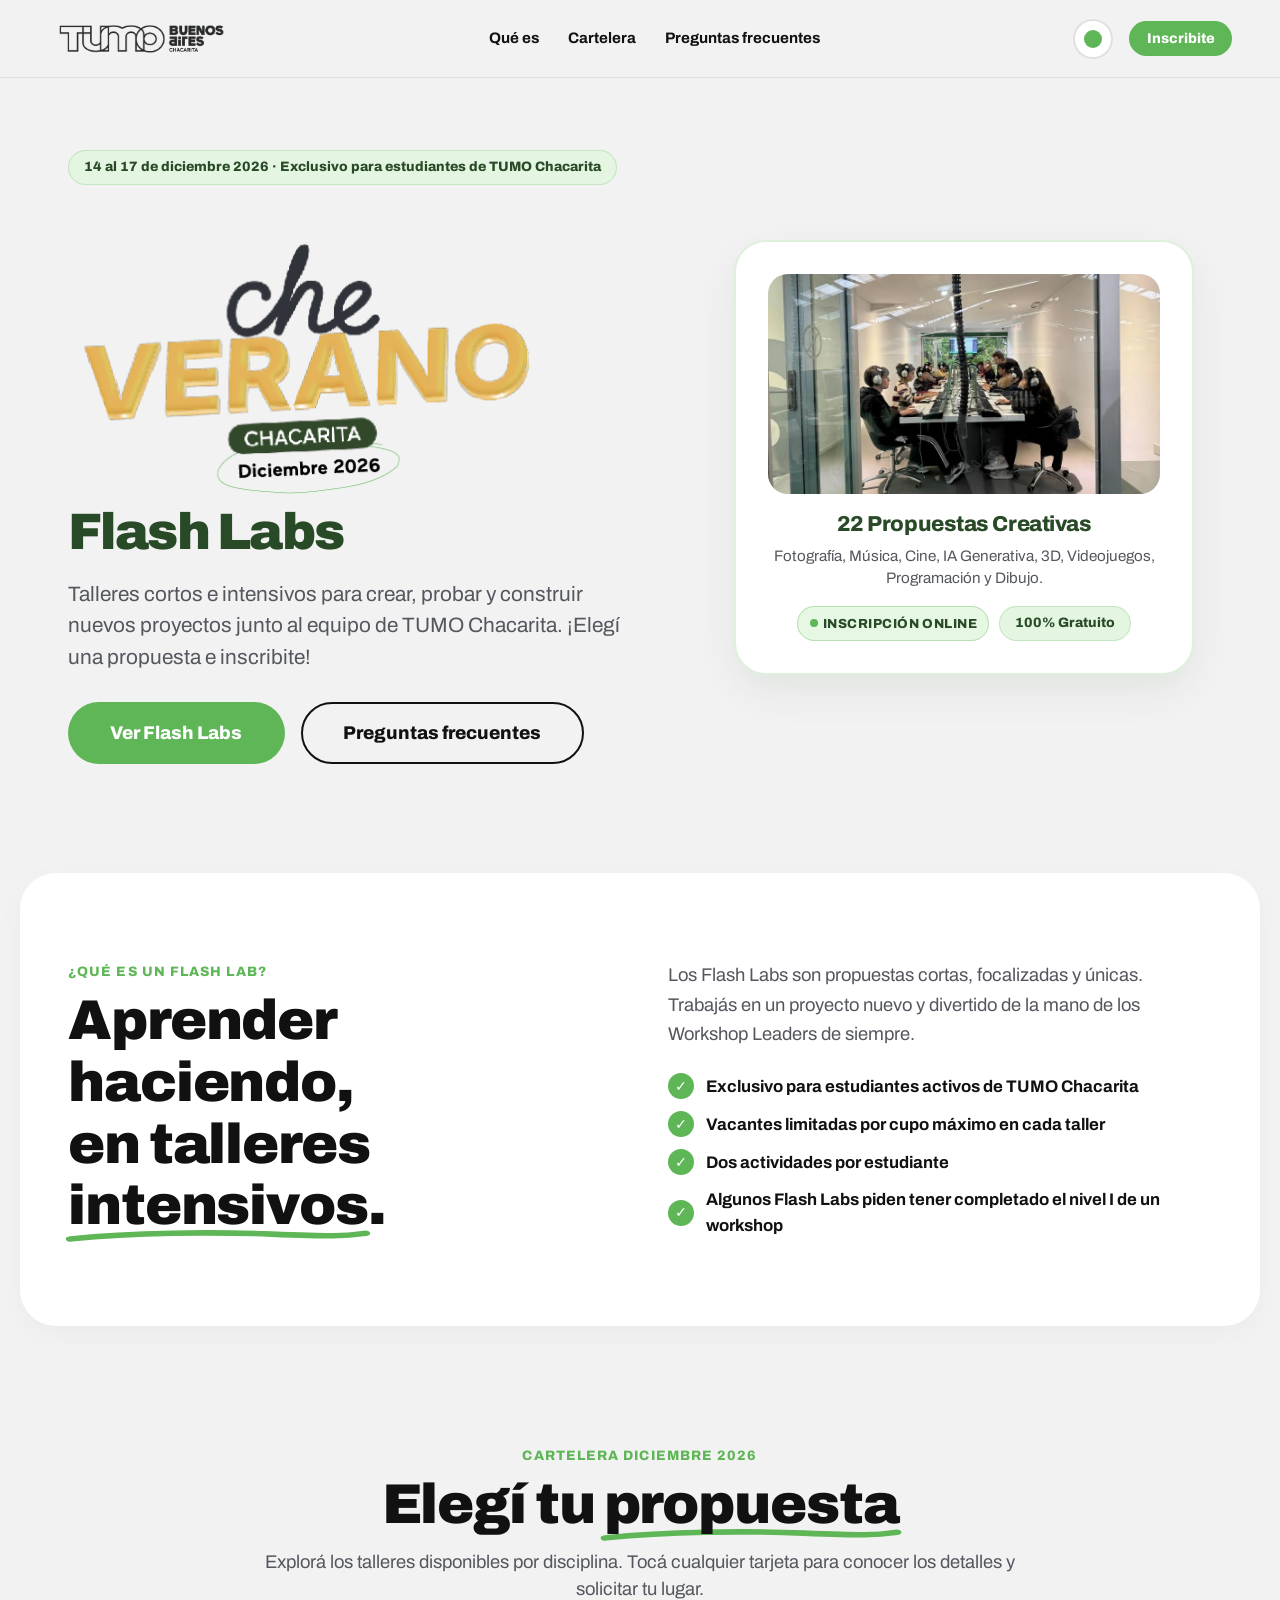
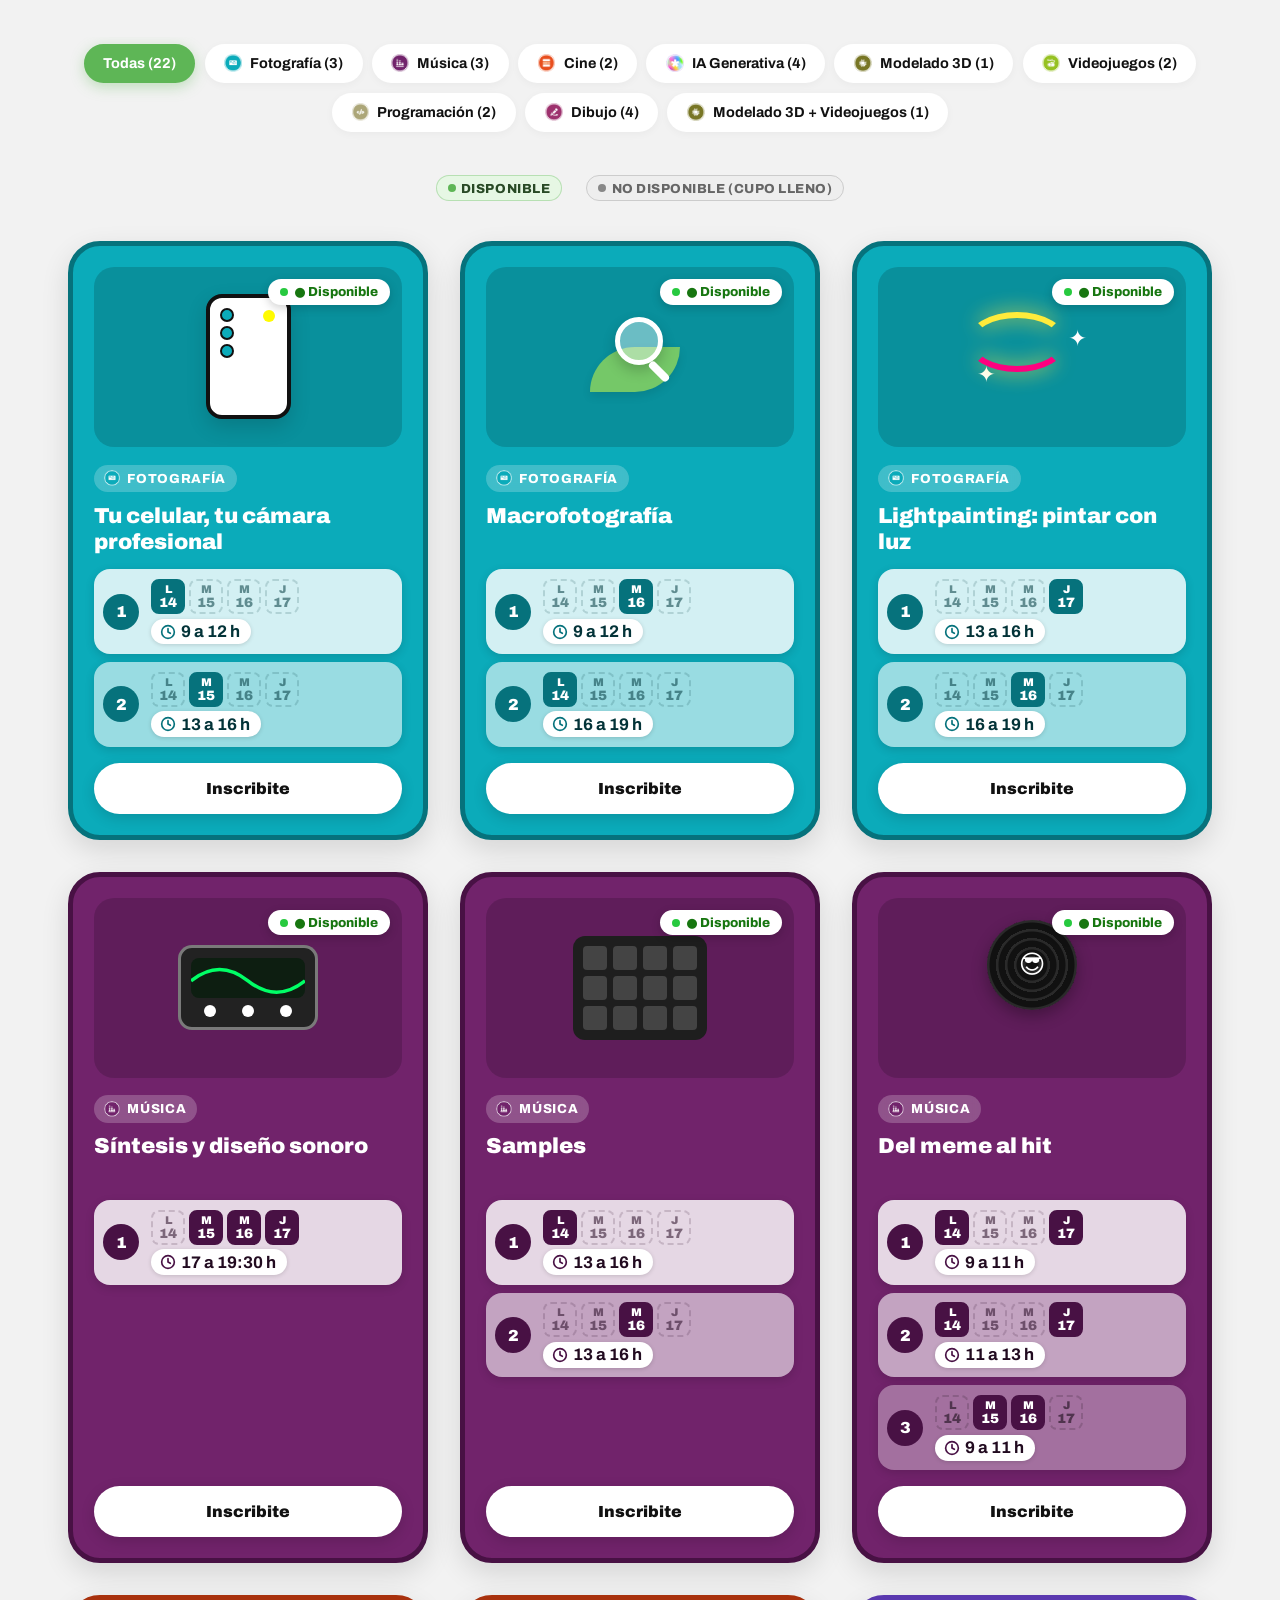
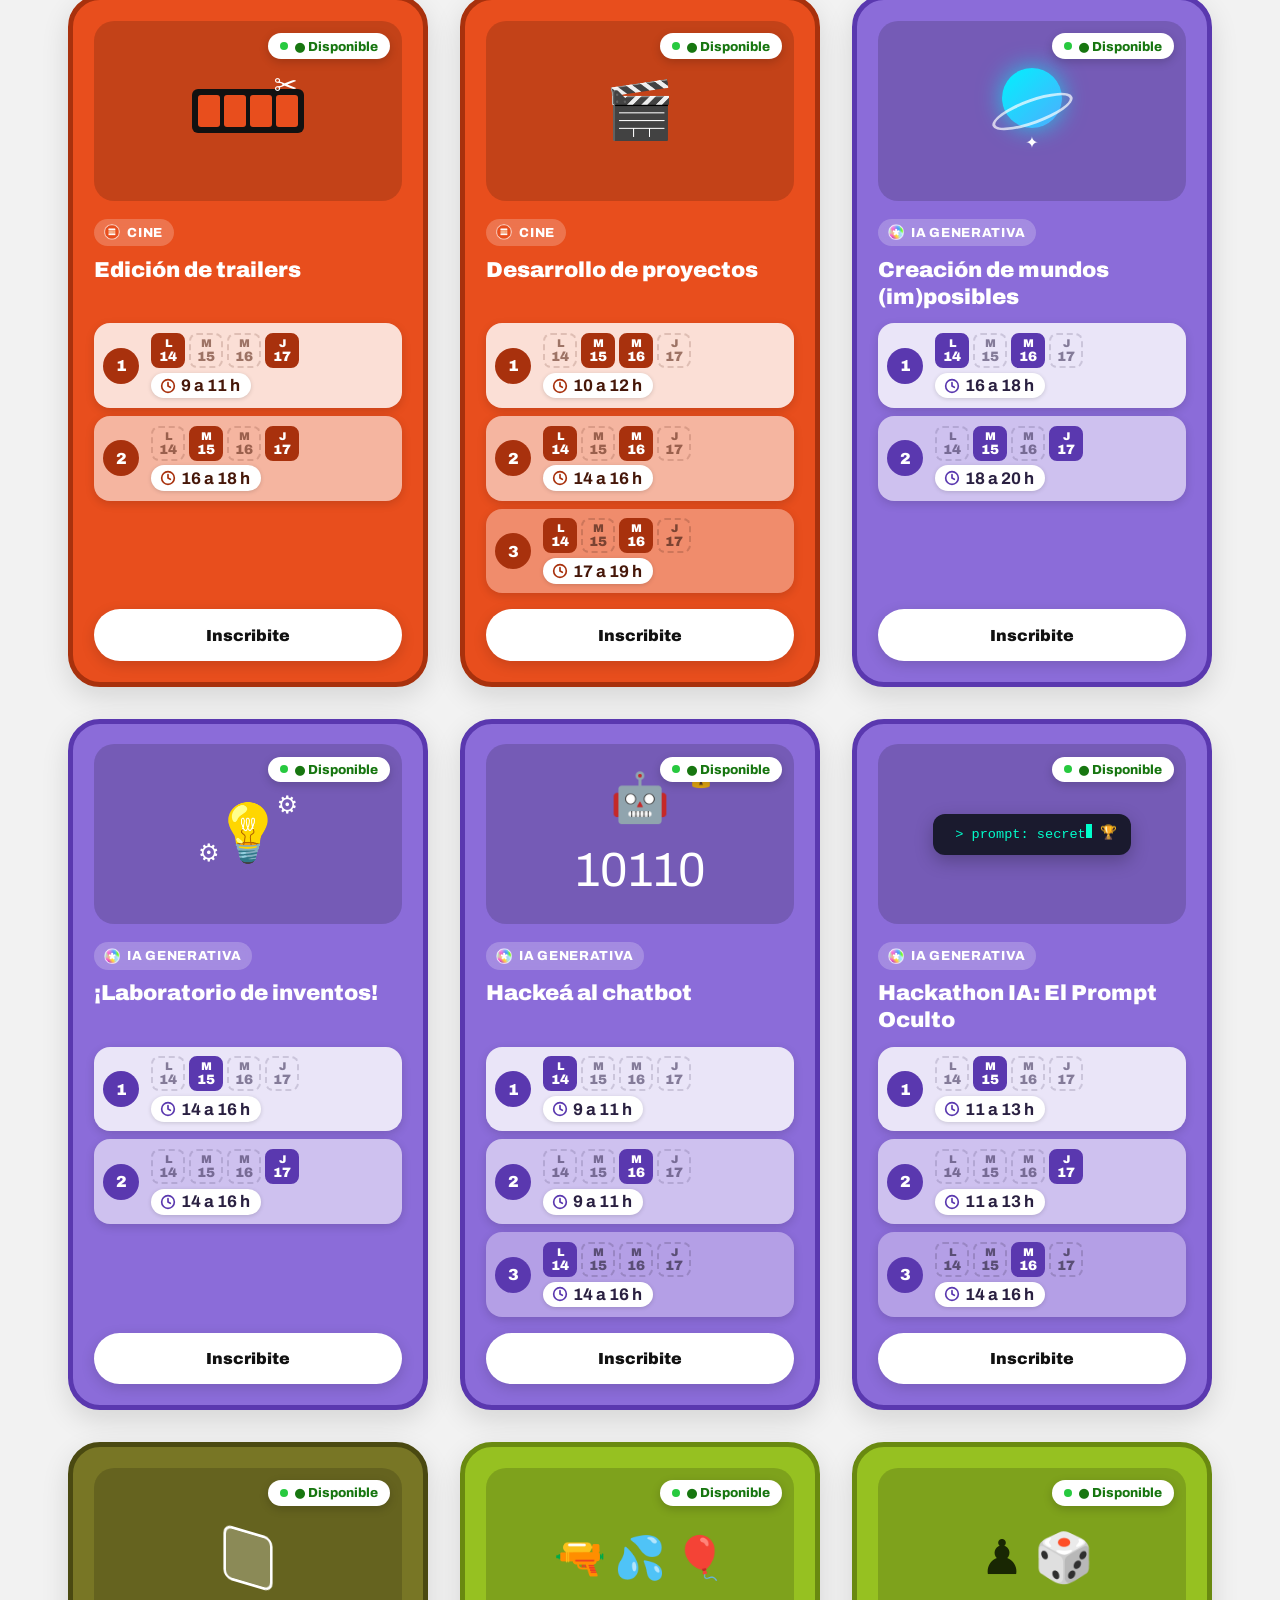
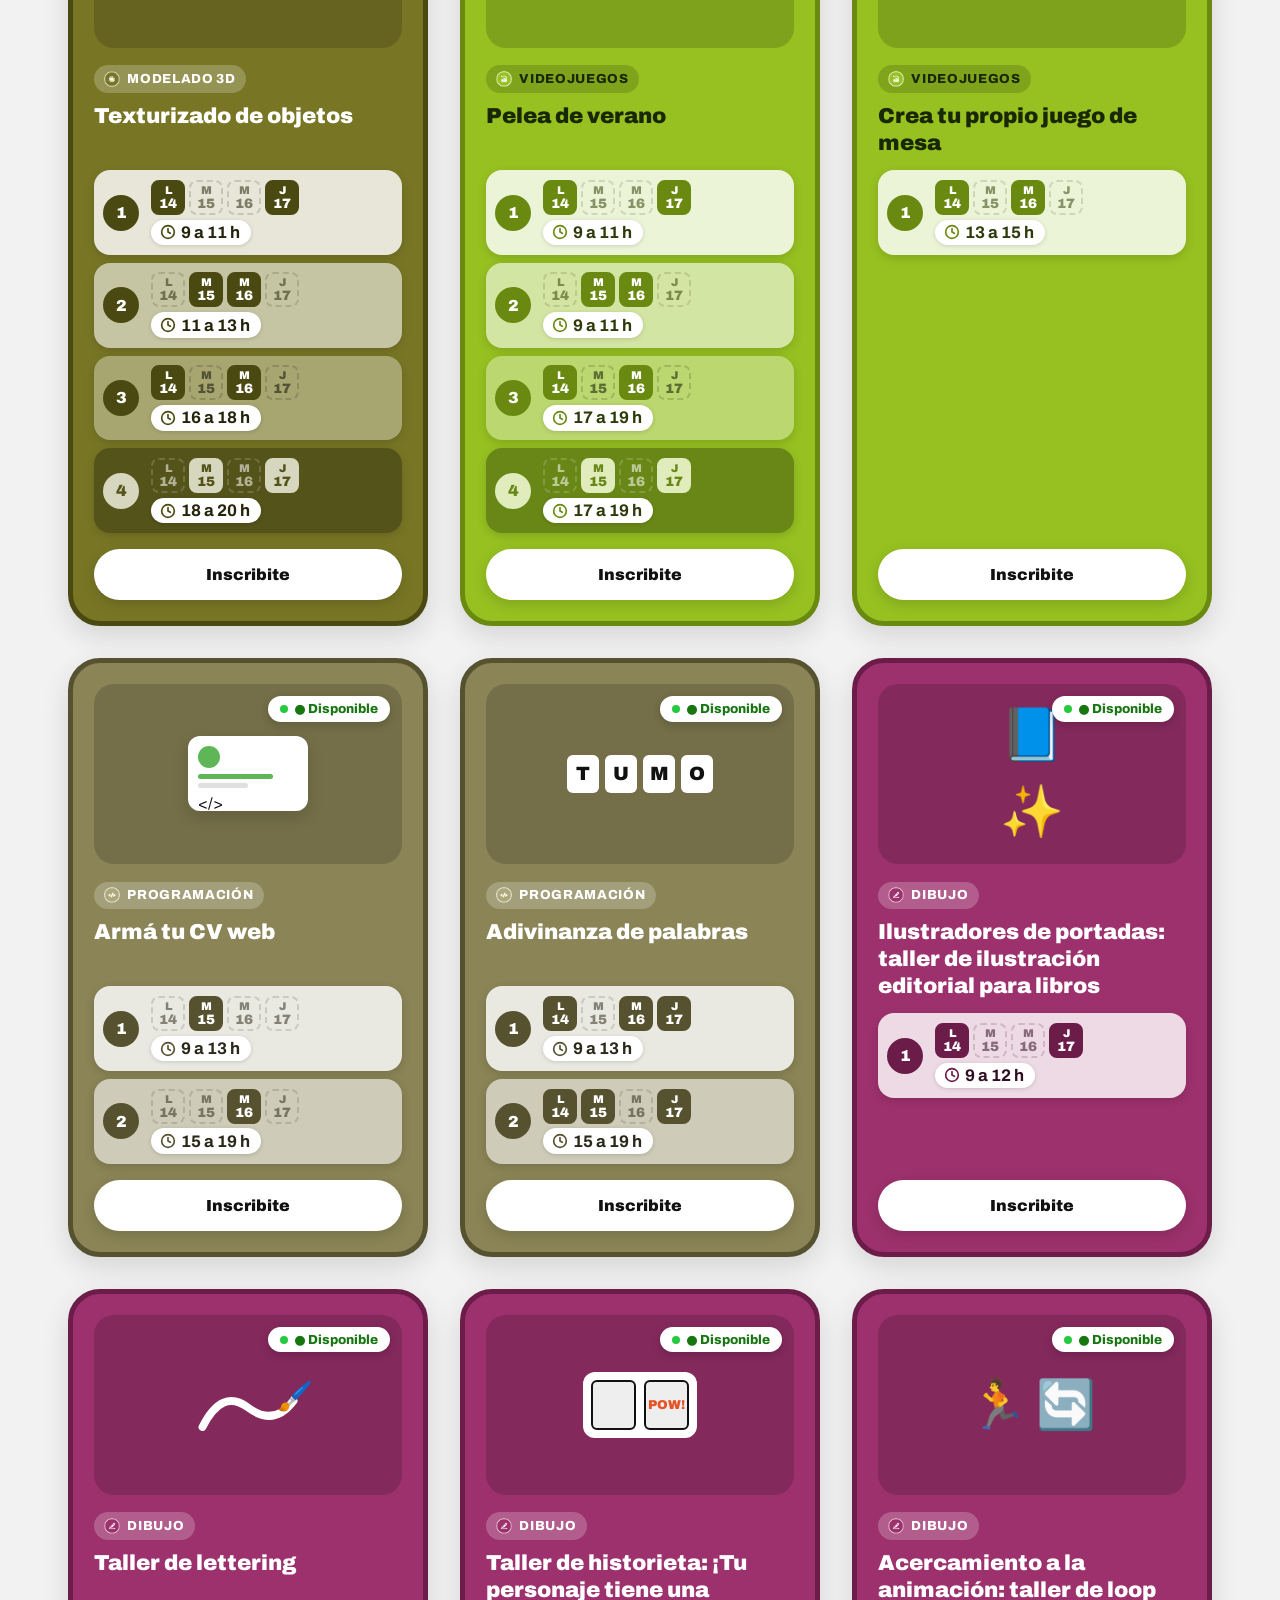
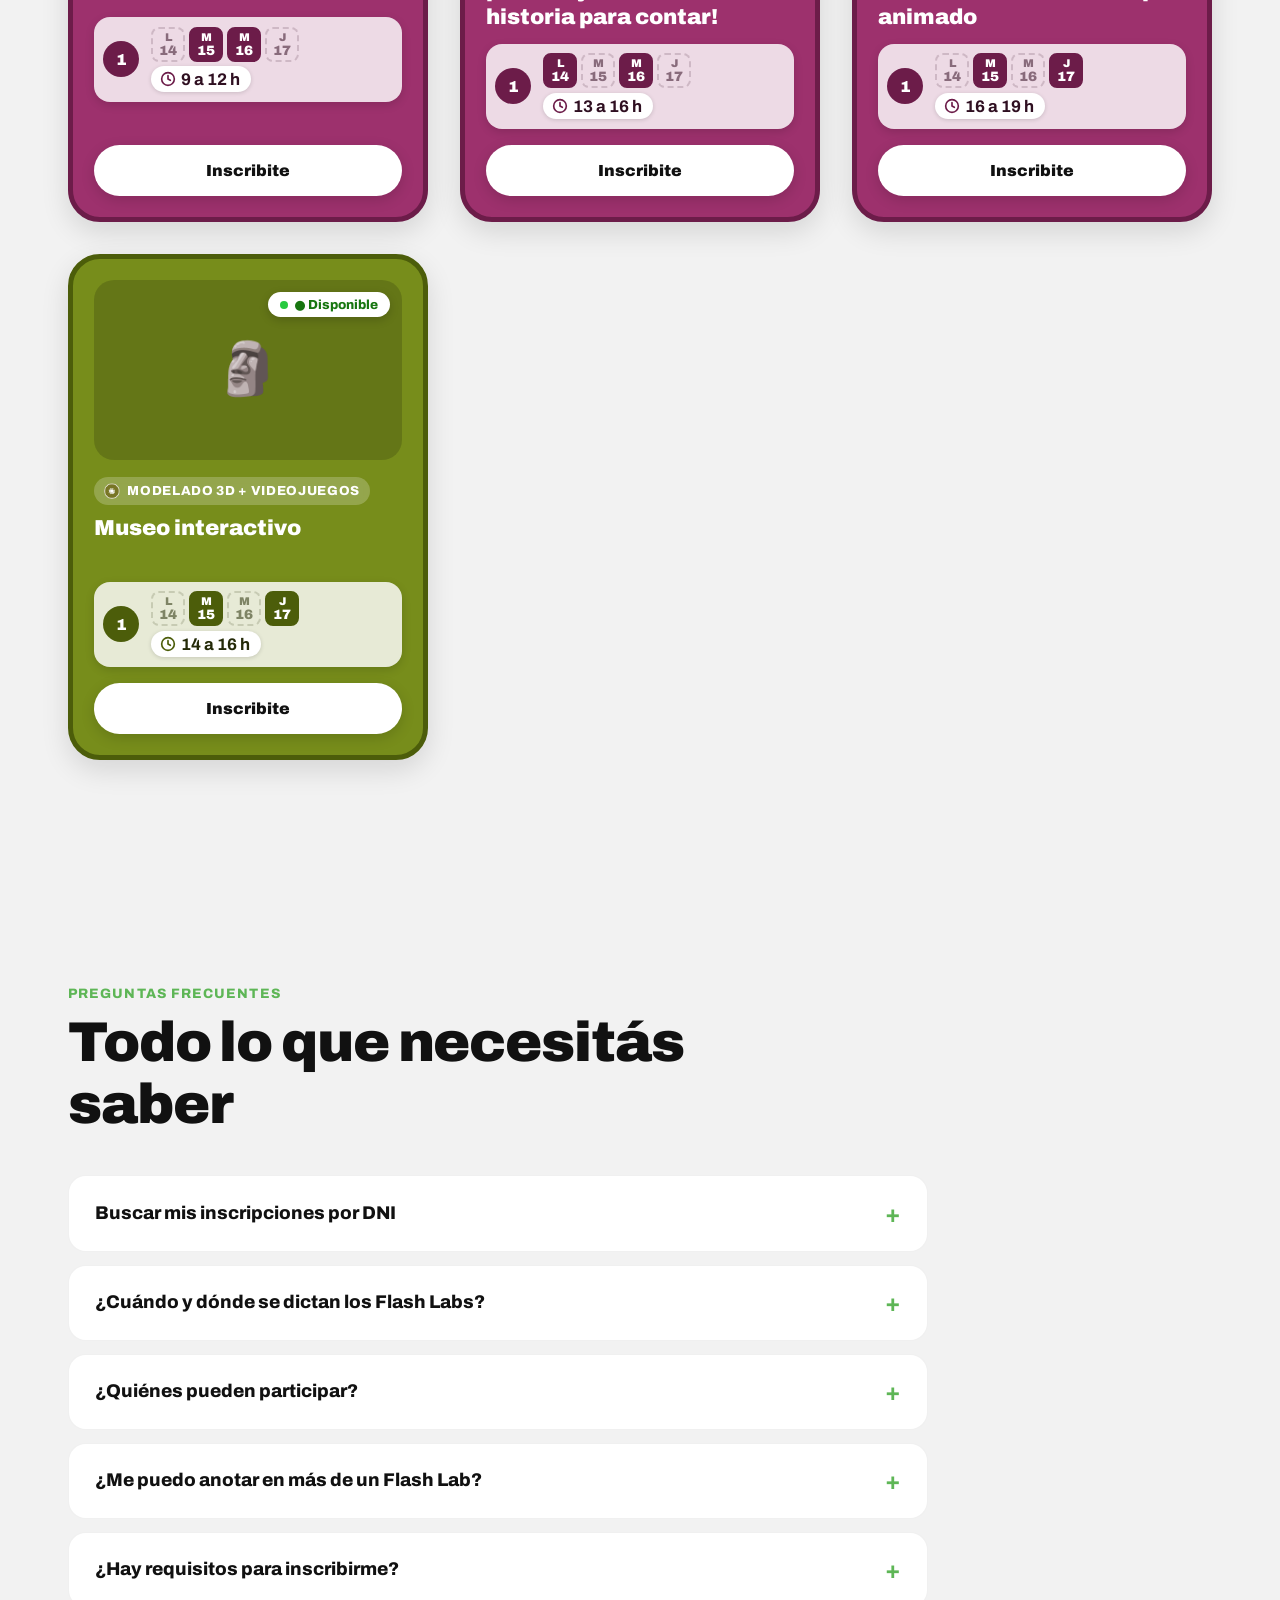
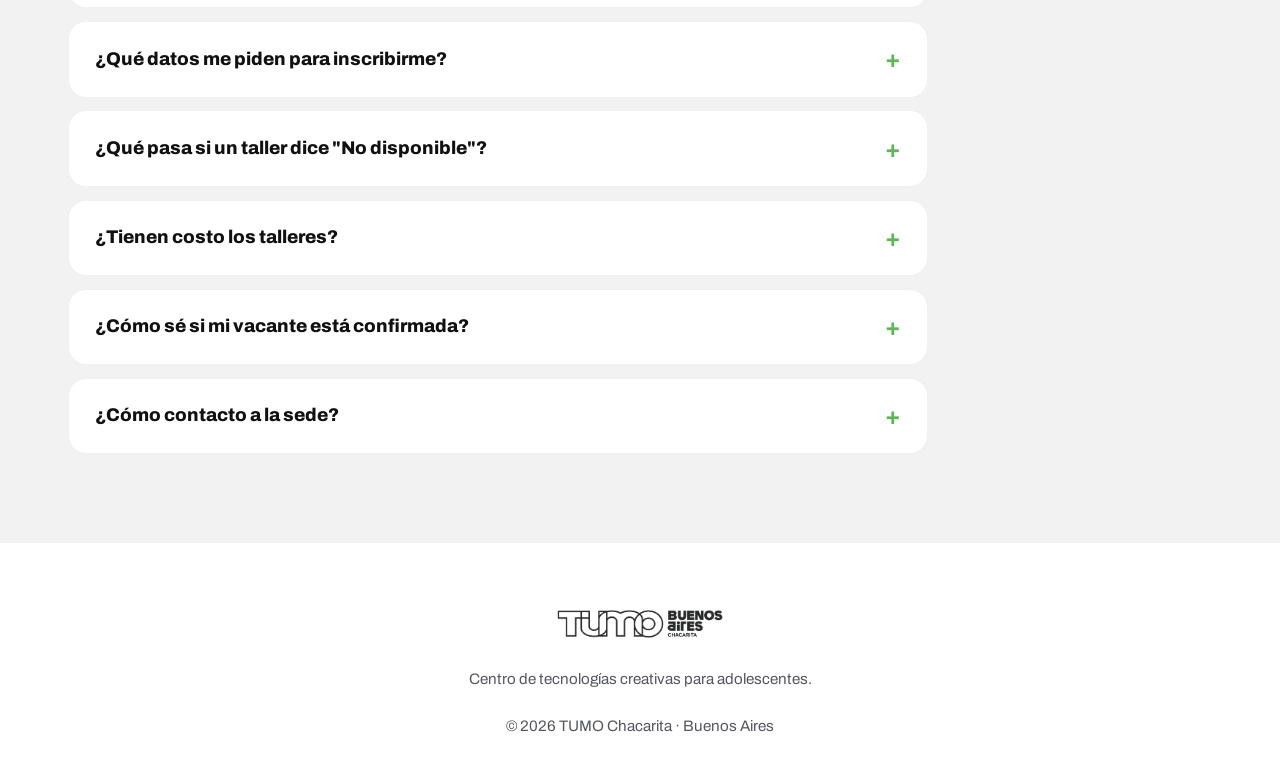
<file: index.html>
<!DOCTYPE html>
<html lang="es">
<head>
    <meta charset="UTF-8">
    <meta name="viewport" content="width=device-width, initial-scale=1.0">
    <title>Flash Labs Diciembre 2026 · TUMO Chacarita</title>
    <meta name="description" content="Flash Labs de diciembre en TUMO Chacarita: talleres cortos de tecnología y creatividad para adolescentes. Elegí tu propuesta e inscribite.">
    <link rel="preconnect" href="https://script.google.com">
    <link rel="preconnect" href="https://script.googleusercontent.com" crossorigin>
    <link rel="preconnect" href="https://fonts.googleapis.com">
    <link rel="preconnect" href="https://fonts.gstatic.com" crossorigin>
    <link href="https://fonts.googleapis.com/css2?family=Archivo:wght@400;500;700;800;900&display=swap" rel="stylesheet">
    <link rel="icon" href="favicon.svg" type="image/svg+xml">
    <link rel="stylesheet" href="style.css?v=20261126c">
    <script src="theme.js?v=20261126c"></script>
</head>
<body>

    <!-- NAVEGACIÓN -->
    <header class="nav">
        <a href="#top" class="nav__logo" aria-label="TUMO Chacarita">
            <img class="logo-img logo-img--dark" src="assets/TUMO_BuenosAires_Chacarita_Logo_Dark.png" alt="TUMO Chacarita">
            <img class="logo-img logo-img--light" src="assets/Chacarita_Logo_Light.png" alt="TUMO Chacarita">
        </a>
        <nav class="nav__links" aria-label="Secciones">
            <a href="#que-es">Qué es</a>
            <a href="#actividades">Cartelera</a>
            <a href="#faq">Preguntas frecuentes</a>
        </nav>
        <div class="nav__actions">
            <!-- Conmutador de Tema: Fondo claro ↔ Fondo Verde Chacarita -->
            <button type="button" class="theme-toggle" data-theme-toggle aria-pressed="false" aria-label="Cambiar a fondo verde Chacarita">
                <span class="theme-toggle__dot"></span>
            </button>
            <a href="#actividades" class="btn btn--green btn--sm">Inscribite</a>
        </div>
    </header>

    <main id="top">

        <!-- HERO -->
        <section class="hero">
            <div class="hero__text">
                <p class="tag">14 al 17 de diciembre 2026 · Exclusivo para estudiantes de TUMO Chacarita</p>
                <h1 class="hero__title">
                    <img class="hero__logo" src="assets/che_verano.png" alt="Che Diciembre · TUMO Chacarita">
                    <span class="hero__name">Flash Labs</span>
                </h1>
                <p class="hero__lead">
                    Talleres cortos e intensivos para crear, probar y construir nuevos proyectos junto al equipo de TUMO Chacarita. ¡Elegí una propuesta e inscribite!
                </p>
                <div class="hero__actions">
                    <a href="#actividades" class="btn btn--green btn--lg">Ver Flash Labs</a>
                    <a href="#faq" class="btn btn--ghost btn--lg">Preguntas frecuentes</a>
                </div>
            </div>

            <!-- Vista destacada en el Hero -->
            <div class="hero__art">
                <div class="hero__card-preview">
                    <div class="hero__preview-art hero__preview-art--photo">
                        <img src="img/propuestas-creativas.webp" width="870" height="580"
                             alt="Estudiantes con auriculares trabajando en computadoras con teclados MIDI en un aula de TUMO Chacarita"
                             fetchpriority="high" decoding="async">
                    </div>
                    <h3 class="hero__preview-title">22 Propuestas Creativas</h3>
                    <p style="color: var(--muted); font-size: 0.95rem; margin-bottom: 1rem;">
                        Fotografía, Música, Cine, IA Generativa, 3D, Videojuegos, Programación y Dibujo.
                    </p>
                    <div class="hero__preview-pills">
                        <span class="state state--disponible">Inscripción Online</span>
                        <span class="tag" style="margin: 0;">100% Gratuito</span>
                    </div>
                </div>
            </div>
        </section>

        <!-- QUÉ ES UN FLASH LAB -->
        <section class="section section--light" id="que-es">
            <div class="split">
                <div>
                    <p class="kicker">¿Qué es un Flash Lab?</p>
                    <h2>Aprender haciendo,<br>en talleres <span class="mark-stroke">intensivos</span>.</h2>
                </div>
                <div class="split__body">
                    <p>
                        Los Flash Labs son propuestas cortas, focalizadas y únicas. Trabajás en un proyecto nuevo y divertido de la mano de los Workshop Leaders de siempre.
                    </p>
                    <ul class="checklist">
                        <li>Exclusivo para estudiantes activos de TUMO Chacarita</li>
                        <li>Vacantes limitadas por cupo máximo en cada taller</li>
                        <li><strong>Dos actividades por estudiante</strong></li>
                        <li>Algunos Flash Labs piden tener completado el nivel I de un workshop</li>
                    </ul>
                </div>
            </div>
        </section>

        <!-- CARTELERA DE ACTIVIDADES -->
        <section class="section" id="actividades">
            <div class="cartelera-header">
                <p class="kicker">Cartelera Diciembre 2026</p>
                <h2>Elegí tu <span class="mark-stroke">propuesta</span></h2>
                <p class="section__lead">
                    Explorá los talleres disponibles por disciplina. Tocá cualquier tarjeta para conocer los detalles y solicitar tu lugar.
                </p>
            </div>

            <!-- Filtros interactivos por disciplina -->
            <div class="filters-wrapper">
                <div class="filters" data-filters></div>
            </div>

            <!-- Leyenda de Estados de Disponibilidad -->
            <ul class="legend" aria-label="Estados de vacantes">
                <li><span class="state state--disponible">Disponible</span></li>
                <li><span class="state state--no-disponible">No disponible (Cupo lleno)</span></li>
            </ul>

            <!-- Contenedor dinámico de tarjetas -->
            <div class="cards" data-lab-cards aria-busy="true">
                <p class="cartelera-msg">Cargando propuestas de talleres…</p>
            </div>
        </section>

        <!-- PREGUNTAS FRECUENTES -->
        <section class="section" id="faq">
            <div class="cartelera-header" style="text-align: left; margin: 0 0 2rem;">
                <p class="kicker">Preguntas frecuentes</p>
                <h2>Todo lo que necesitás saber</h2>
            </div>
            
            <div class="faq">
                <!-- Buscador por DNI -->
                <details class="faq__status" id="estado">
                    <summary>Buscar mis inscripciones por DNI</summary>
                    <div class="status">
                        <p>Ingresá tu DNI y el correo de TUMO que usaste al inscribirte:</p>
                        <form class="status__form" data-status-form>
                            <label class="sr-only" for="status-dni">DNI o documento</label>
                            <input id="status-dni" required autocapitalize="characters" placeholder="DNI del estudiante">
                            <label class="sr-only" for="status-correo">Correo de TUMO</label>
                            <input id="status-correo" type="email" required autocomplete="email" placeholder="estudiante@tumo.world">
                            <button type="submit" class="btn btn--green">Consultar</button>
                        </form>
                        <p class="status__result" data-status-result aria-live="polite"></p>
                    </div>
                </details>

                <details>
                    <summary>¿Cuándo y dónde se dictan los Flash Labs?</summary>
                    <p>Los Flash Labs se desarrollarán del lunes 14 al jueves 17 de diciembre de 2026 en la sede de TUMO Chacarita, Buenos Aires. Cada taller tiene una o más comisiones con sus días y horarios.</p>
                </details>

                <details>
                    <summary>¿Quiénes pueden participar?</summary>
                    <p>Cualquier estudiante activo de TUMO Chacarita. Algunos Flash Labs tienen requisitos: los explicamos más abajo.</p>
                </details>

                <details>
                    <summary>¿Me puedo anotar en más de un Flash Lab?</summary>
                    <p>Sí, podés inscribirte en hasta <strong>dos (2) Flash Labs distintos</strong>, siempre que no repitas el mismo taller. ¡Aprovechá para explorar diferentes disciplinas!</p>
                </details>

                <details>
                    <summary>¿Hay requisitos para inscribirme?</summary>
                    <p>Algunos Flash Labs piden tener completado el nivel I de un workshop (por ejemplo, Foto I o Música I). Lo vas a ver en el detalle de cada taller. Si no cumplís el requisito, el sistema no te deja inscribirte en ese taller.</p>
                </details>

                <details>
                    <summary>¿Qué datos me piden para inscribirme?</summary>
                    <p>Tu nombre y apellido, DNI y tu <strong>correo electrónico de TUMO (@tumo.world o @tumo.ar)</strong>.</p>
                </details>

                <details>
                    <summary>¿Qué pasa si un taller dice "No disponible"?</summary>
                    <p>Significa que el taller alcanzó el número máximo de participantes. Te recomendamos elegir otra de las opciones disponibles en la cartelera.</p>
                </details>

                <details>
                    <summary>¿Tienen costo los talleres?</summary>
                    <p>Ninguno. Todos los Flash Labs de TUMO Chacarita son totalmente gratuitos.</p>
                </details>

                <details>
                    <summary>¿Cómo sé si mi vacante está confirmada?</summary>
                    <p>El equipo de TUMO Chacarita enviará la confirmación por correo electrónico antes del inicio del taller.</p>
                </details>

                <details>
                    <summary>¿Cómo contacto a la sede?</summary>
                    <p>Podés escribirnos a <a href="mailto:familias.chacarita@tumo.ar" style="color: var(--green-primary); font-weight: 700;">familias.chacarita@tumo.ar</a> o preguntarle a tu coach.</p>
                </details>
            </div>
        </section>

    </main>

    <!-- MODAL NATIVO DE DETALLE DE TALLER (<dialog>) -->
    <dialog class="lab-panel" data-lab-panel aria-labelledby="lab-panel-title">
        <button class="lab-panel__close" data-lab-close aria-label="Cerrar">✕</button>
        <div class="lab-panel__main">
            <div class="card__media lab-panel__media">
                <div class="card__status-wrap" data-lab-status></div>
                <div class="lab-panel__art" data-lab-media></div>
            </div>
            <div class="card__discipline-badge" data-lab-badge></div>
            <h2 class="lab-panel__title" id="lab-panel-title" data-lab-title></h2>
            <p class="lab-panel__meta" data-lab-kicker></p>
            <p class="lab-panel__intro" data-lab-intro></p>
        </div>
        <div class="lab-panel__side">
            <div>
                <span class="lab-panel__label">Elegí tu comisión</span>
                <div class="card__coms" data-lab-sched></div>
            </div>
            <div class="lab-panel__req" data-lab-req>
                <span class="lab-panel__req-icon" aria-hidden="true" data-lab-req-icon></span>
                <div>
                    <span class="lab-panel__label">Requisitos</span>
                    <p data-lab-requisito></p>
                </div>
            </div>
            <a class="btn card__btn is-disabled" aria-disabled="true" data-lab-signup>Elegí una comisión para inscribirte</a>
        </div>
    </dialog>

    <!-- FOOTER -->
    <footer class="footer">
        <div class="footer__logo">
            <img class="logo-img logo-img--dark" src="assets/TUMO_BuenosAires_Chacarita_Logo_Dark.png" alt="TUMO Chacarita">
            <img class="logo-img logo-img--light" src="assets/Chacarita_Logo_Light.png" alt="TUMO Chacarita">
        </div>
        <p>Centro de tecnologías creativas para adolescentes.</p>
        <p class="footer__small">© 2026 TUMO Chacarita · Buenos Aires</p>
    </footer>

    <!-- SCRIPTS -->
    <script src="config.js?v=20261126c"></script>
    <script src="data_de_labs.js?v=20261126c"></script>
    <script src="script.js?v=20261126c"></script>

</body>
</html>
</file>
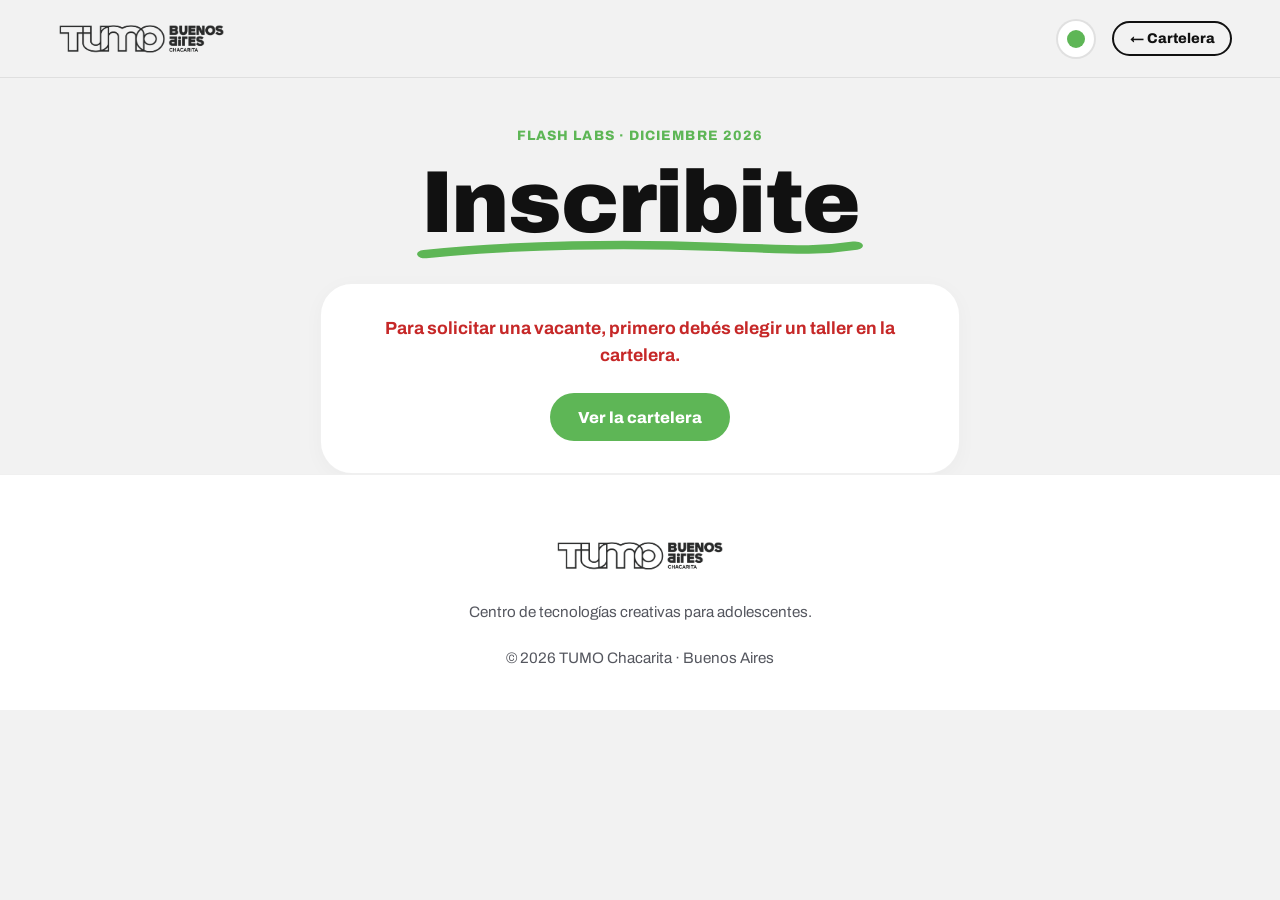
<file: inscripcion.html>
<!DOCTYPE html>
<html lang="es">
<head>
    <meta charset="UTF-8">
    <meta name="viewport" content="width=device-width, initial-scale=1.0">
    <title>Inscribite · Flash Labs TUMO Chacarita</title>
    <meta name="description" content="Formulario de inscripción para los Flash Labs de diciembre en TUMO Chacarita.">
    <link rel="preconnect" href="https://script.google.com">
    <link rel="preconnect" href="https://script.googleusercontent.com" crossorigin>
    <link rel="preconnect" href="https://fonts.googleapis.com">
    <link rel="preconnect" href="https://fonts.gstatic.com" crossorigin>
    <link href="https://fonts.googleapis.com/css2?family=Archivo:wght@400;500;700;800;900&display=swap" rel="stylesheet">
    <link rel="icon" href="favicon.svg" type="image/svg+xml">
    <link rel="stylesheet" href="style.css?v=20261126c">
    <script src="theme.js?v=20261126c"></script>
</head>
<body class="page-form">

    <!-- NAVEGACIÓN -->
    <header class="nav">
        <a href="index.html" class="nav__logo" aria-label="TUMO Chacarita — volver al inicio">
            <img class="logo-img logo-img--dark" src="assets/TUMO_BuenosAires_Chacarita_Logo_Dark.png" alt="TUMO Chacarita">
            <img class="logo-img logo-img--light" src="assets/Chacarita_Logo_Light.png" alt="TUMO Chacarita">
        </a>
        <div class="nav__actions">
            <button type="button" class="theme-toggle" data-theme-toggle aria-pressed="false" aria-label="Cambiar a fondo verde Chacarita">
                <span class="theme-toggle__dot"></span>
            </button>
            <a href="index.html#actividades" class="btn btn--ghost btn--sm">← Cartelera</a>
        </div>
    </header>

    <main>
        <!-- ENCABEZADO DE PÁGINA -->
        <section class="form-hero">
            <p class="kicker">Flash Labs · Diciembre 2026</p>
            <h1><span class="mark-stroke">Inscribite</span></h1>
        </section>

        <!-- VISTAS DE ESTADO: CARGANDO Y MENSAJES -->
        <section class="signup__block" data-view="loading" style="max-width: 640px; margin: 0 auto; text-align: center;">
            <p data-loading-text>Cargando información del taller…</p>
        </section>

        <section class="signup__block" data-view="message" hidden style="max-width: 640px; margin: 0 auto; text-align: center;">
            <p class="signup__msg" data-message style="font-size: 1.1rem; margin-bottom: 1.5rem;"></p>
            <div data-message-actions style="display: flex; justify-content: center; gap: 1rem;">
                <a href="index.html#actividades" class="btn btn--green">Ver la cartelera</a>
            </div>
        </section>

        <!-- FORMULARIO NATIVO DE INSCRIPCIÓN -->
        <form class="signup" data-view="form" data-signup novalidate hidden>

            <!-- BLOQUE 1: RESUMEN DEL TALLER ELEGIDO -->
            <section class="chosen-card" data-chosen>
                <div class="chosen-card__head">
                    <span class="lab-panel__label">Estás solicitando vacante en</span>
                    <a href="index.html#actividades" class="chosen-card__link">Cambiar taller</a>
                </div>
                <div class="card__discipline-badge" data-chosen-badge></div>
                <h2 class="chosen-card__title" data-chosen-name></h2>
                <div class="chosen-card__pills">
                    <span data-chosen-duracion></span>
                    <span data-chosen-cupos></span>
                </div>

                <div class="alert-full" data-chosen-full hidden>
                    ⚠️ Esta comisión ya alcanzó el cupo máximo de participantes. <a href="index.html#actividades" data-change-comision>Elegí otra comisión</a>.
                </div>

                <div>
                    <div class="chosen-card__head">
                        <span class="lab-panel__label">Tu comisión</span>
                        <a href="index.html#actividades" class="chosen-card__link" data-change-comision>Cambiar comisión</a>
                    </div>
                    <div data-chosen-horario></div>
                </div>

                <div class="lab-panel__req" data-chosen-req>
                    <span class="lab-panel__req-icon" aria-hidden="true" data-chosen-req-icon></span>
                    <div>
                        <span class="lab-panel__label">Requisitos</span>
                        <p data-chosen-requisito></p>
                    </div>
                </div>
            </section>

            <!-- BLOQUE 2: DATOS DEL ESTUDIANTE -->
            <fieldset class="signup__block">
                <legend><span class="signup__num">1</span> Datos del estudiante</legend>
                <div class="fields">
                    <label class="field" data-field="nombre">
                        <span>Nombre y apellido del estudiante *</span>
                        <input name="nombre" required autocomplete="name" placeholder="Ej.: Martina Gómez">
                        <span class="field__hint" data-hint="nombre"></span>
                    </label>

                    <label class="field" data-field="dni">
                        <span>DNI del estudiante *</span>
                        <input name="dni" required inputmode="numeric" maxlength="12" autocomplete="off" placeholder="Ej.: 45123456">
                        <span class="field__hint" data-hint="dni">Documento de quien va a participar, sin puntos ni espacios.</span>
                    </label>

                    <label class="field" data-field="correo">
                        <span>Correo electrónico (de TUMO) *</span>
                        <input name="correo" type="email" required autocomplete="email" placeholder="estudiante@tumo.world">
                        <span class="field__hint" data-hint="correo">Ingresá tu correo institucional @tumo.world.</span>
                    </label>
                </div>
            </fieldset>

            <!-- BLOQUE 3: CASILLERO DE RECONFIRMACIÓN DE HORARIO -->
            <fieldset class="signup__block">
                <legend><span class="signup__num">2</span> Reconfirmación</legend>
                <label class="check" data-field="confirmo">
                    <input type="checkbox" name="confirmo" required>
                    <span data-confirm-text>Confirmo que quiero solicitar una vacante en este taller y que puedo asistir a todos los encuentros de la comisión elegida.</span>
                </label>
                <span class="field__hint" data-hint="confirmo" style="color: #c62828; display: block; margin-top: 0.5rem;"></span>
            </fieldset>

            <!-- BOTÓN DE ENVÍO -->
            <div class="signup__submit">
                <button type="submit" class="btn btn--lg signup__send" data-submit>Enviar solicitud</button>
                <p class="signup__msg" data-form-msg aria-live="polite"></p>
            </div>
        </form>

        <!-- VISTA DE ÉXITO (CONFIRMACIÓN DE ENVÍO) -->
        <section class="signup-done" data-view="done" hidden>
            <span class="signup-done__icon">✓</span>
            <h2>¡Recibimos tu solicitud!</h2>
            <p>
                Tu solicitud de vacante para <strong data-done-taller></strong> fue enviada exitosamente al equipo de TUMO Chacarita.
            </p>
            <div class="signup__block" style="text-align: left; margin: 1.5rem auto; max-width: 440px; background: #f8faf8;">
                <p style="margin-bottom: 0.5rem;"><strong>Estudiante:</strong> <span data-done-nombre></span></p>
                <p style="margin-bottom: 0.5rem;"><strong>DNI:</strong> <span data-done-dni></span></p>
                <p style="margin-bottom: 0.5rem;"><strong>Correo:</strong> <span data-done-correo></span></p>
                <p style="margin-bottom: 0;"><strong>Comisión:</strong> <span data-done-horario></span></p>
            </div>
            <p style="font-size: 0.95rem; color: var(--muted); margin-bottom: 2rem;">
                Te enviaremos la confirmación definitiva por correo electrónico a tu casilla de TUMO antes del inicio del taller.
            </p>
            <a href="index.html#actividades" class="btn btn--green btn--lg">Volver a la cartelera</a>
        </section>

    </main>


    <!-- FOOTER -->
    <footer class="footer">
        <div class="footer__logo">
            <img class="logo-img logo-img--dark" src="assets/TUMO_BuenosAires_Chacarita_Logo_Dark.png" alt="TUMO Chacarita">
            <img class="logo-img logo-img--light" src="assets/Chacarita_Logo_Light.png" alt="TUMO Chacarita">
        </div>
        <p>Centro de tecnologías creativas para adolescentes.</p>
        <p class="footer__small">© 2026 TUMO Chacarita · Buenos Aires</p>
    </footer>

    <!-- SCRIPTS -->
    <script src="config.js?v=20261126c"></script>
    <script src="data_de_labs.js?v=20261126c"></script>
    <script src="form.js?v=20261126c"></script>

</body>
</html>
</file>
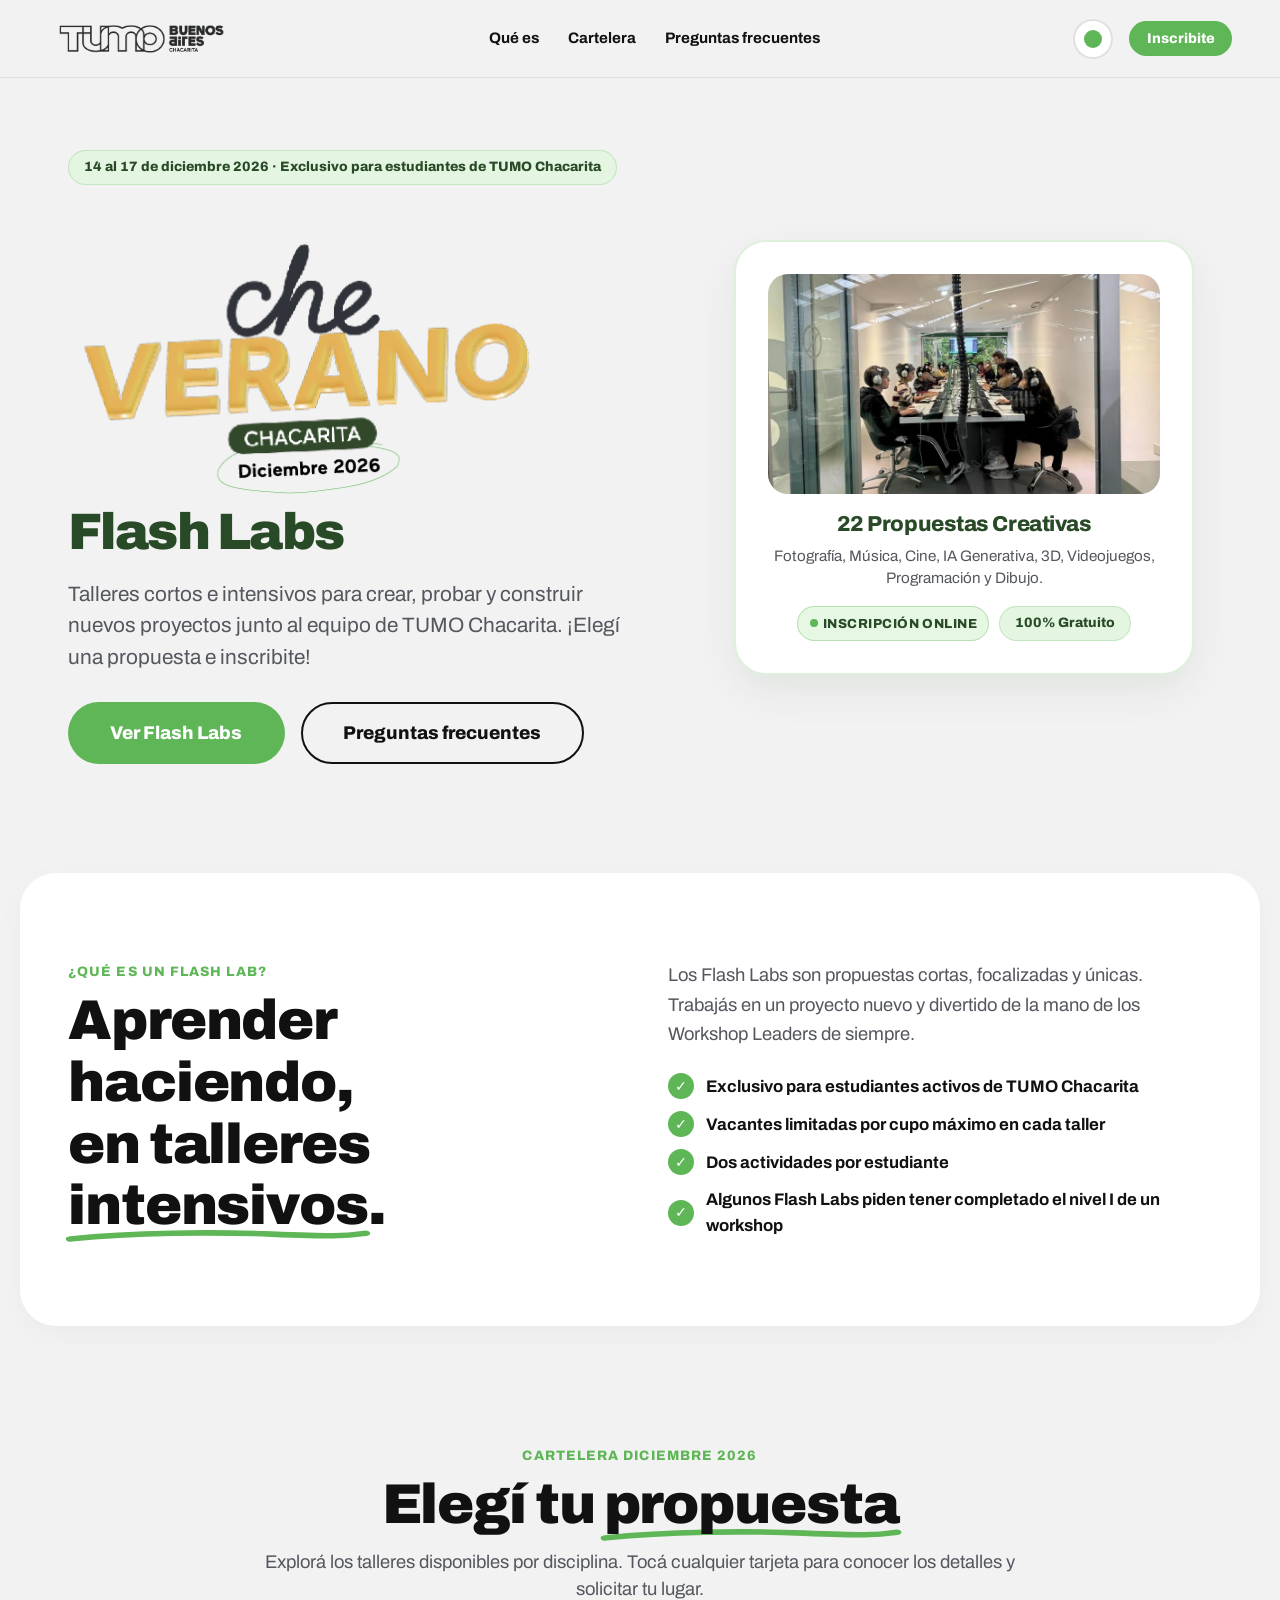
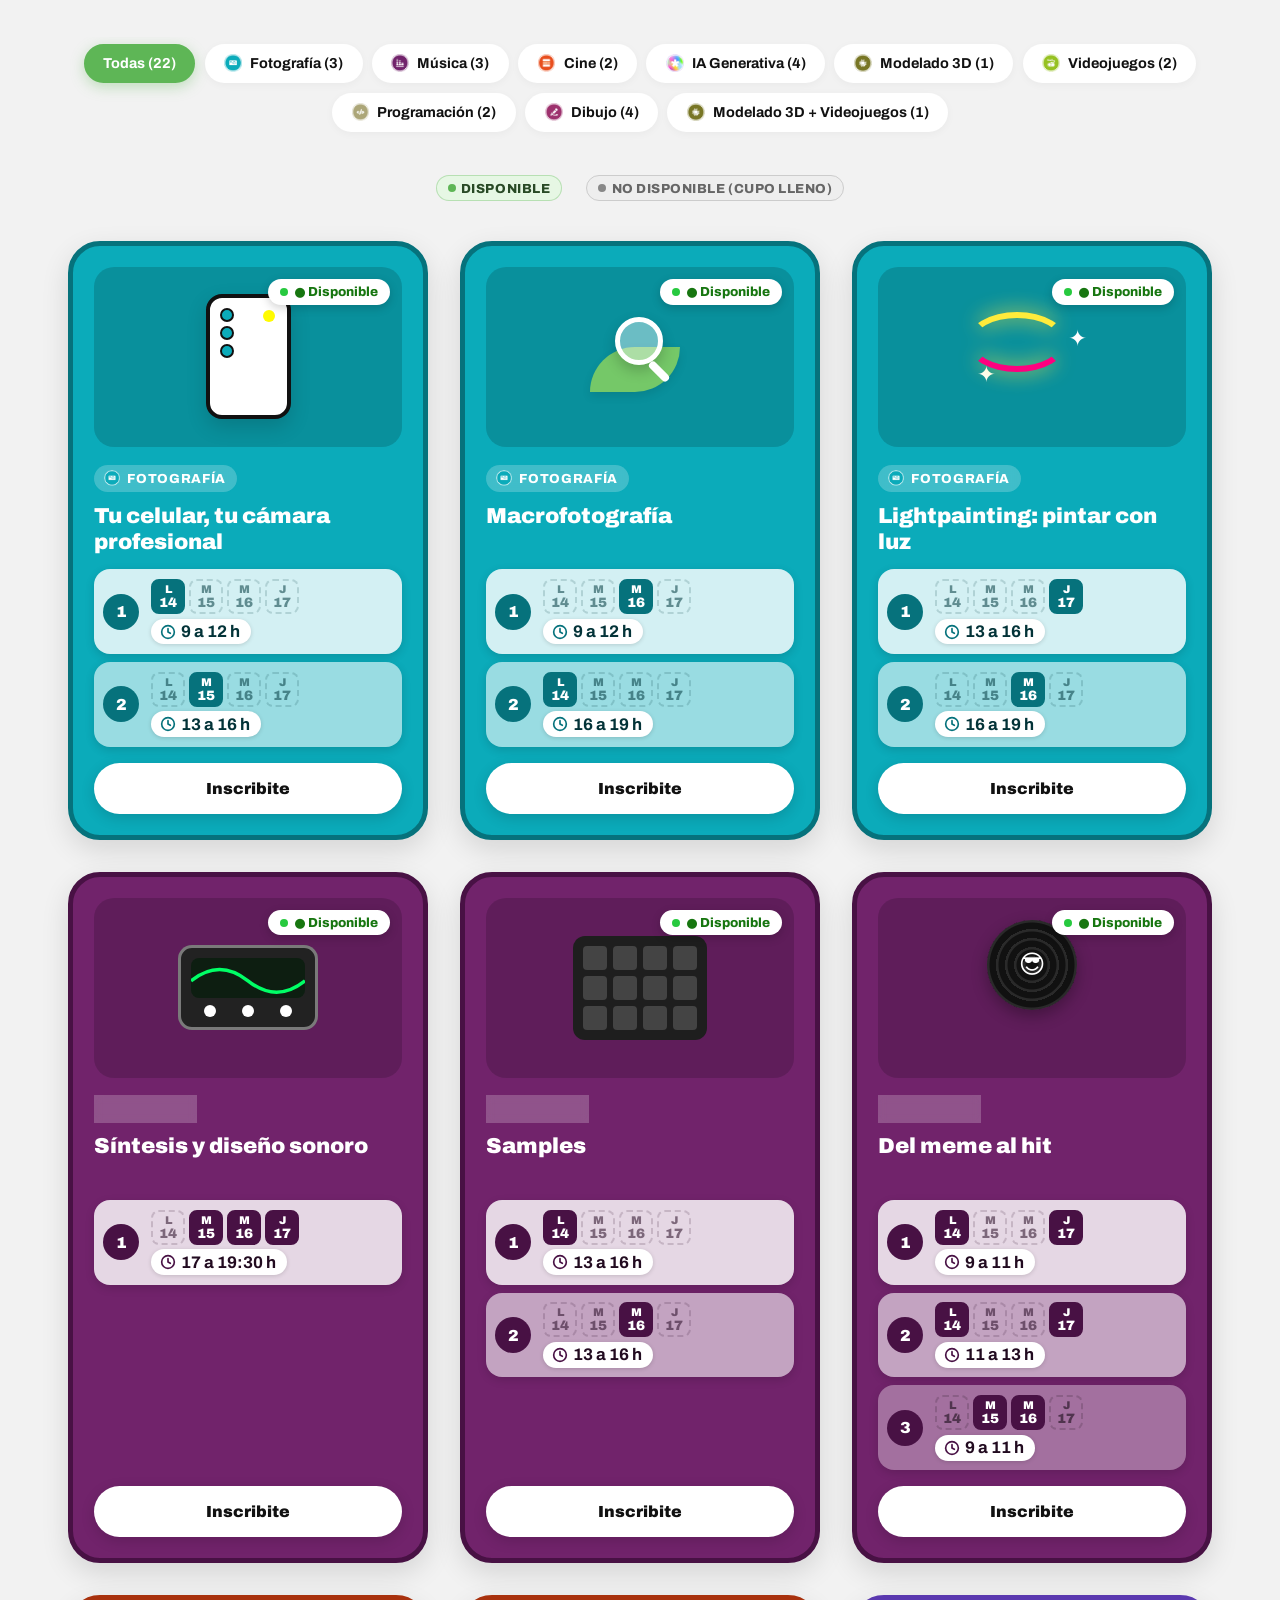
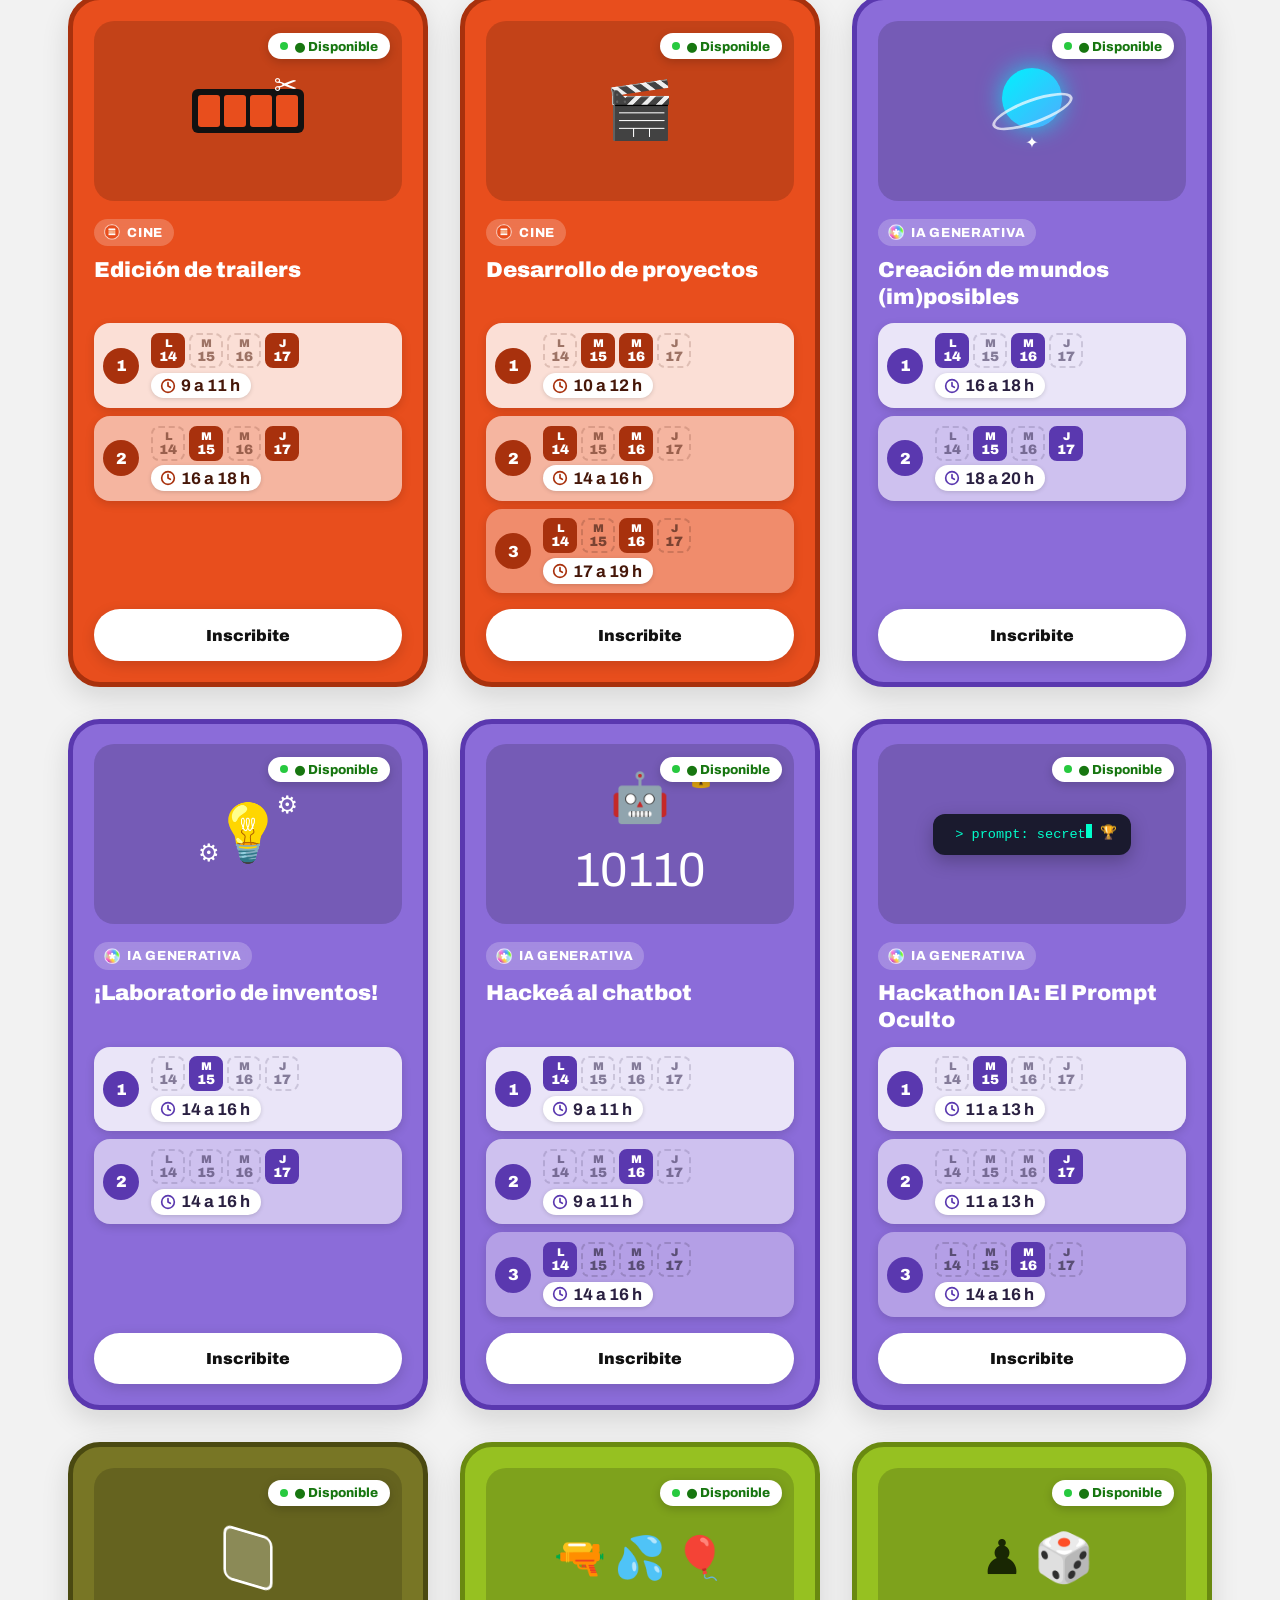
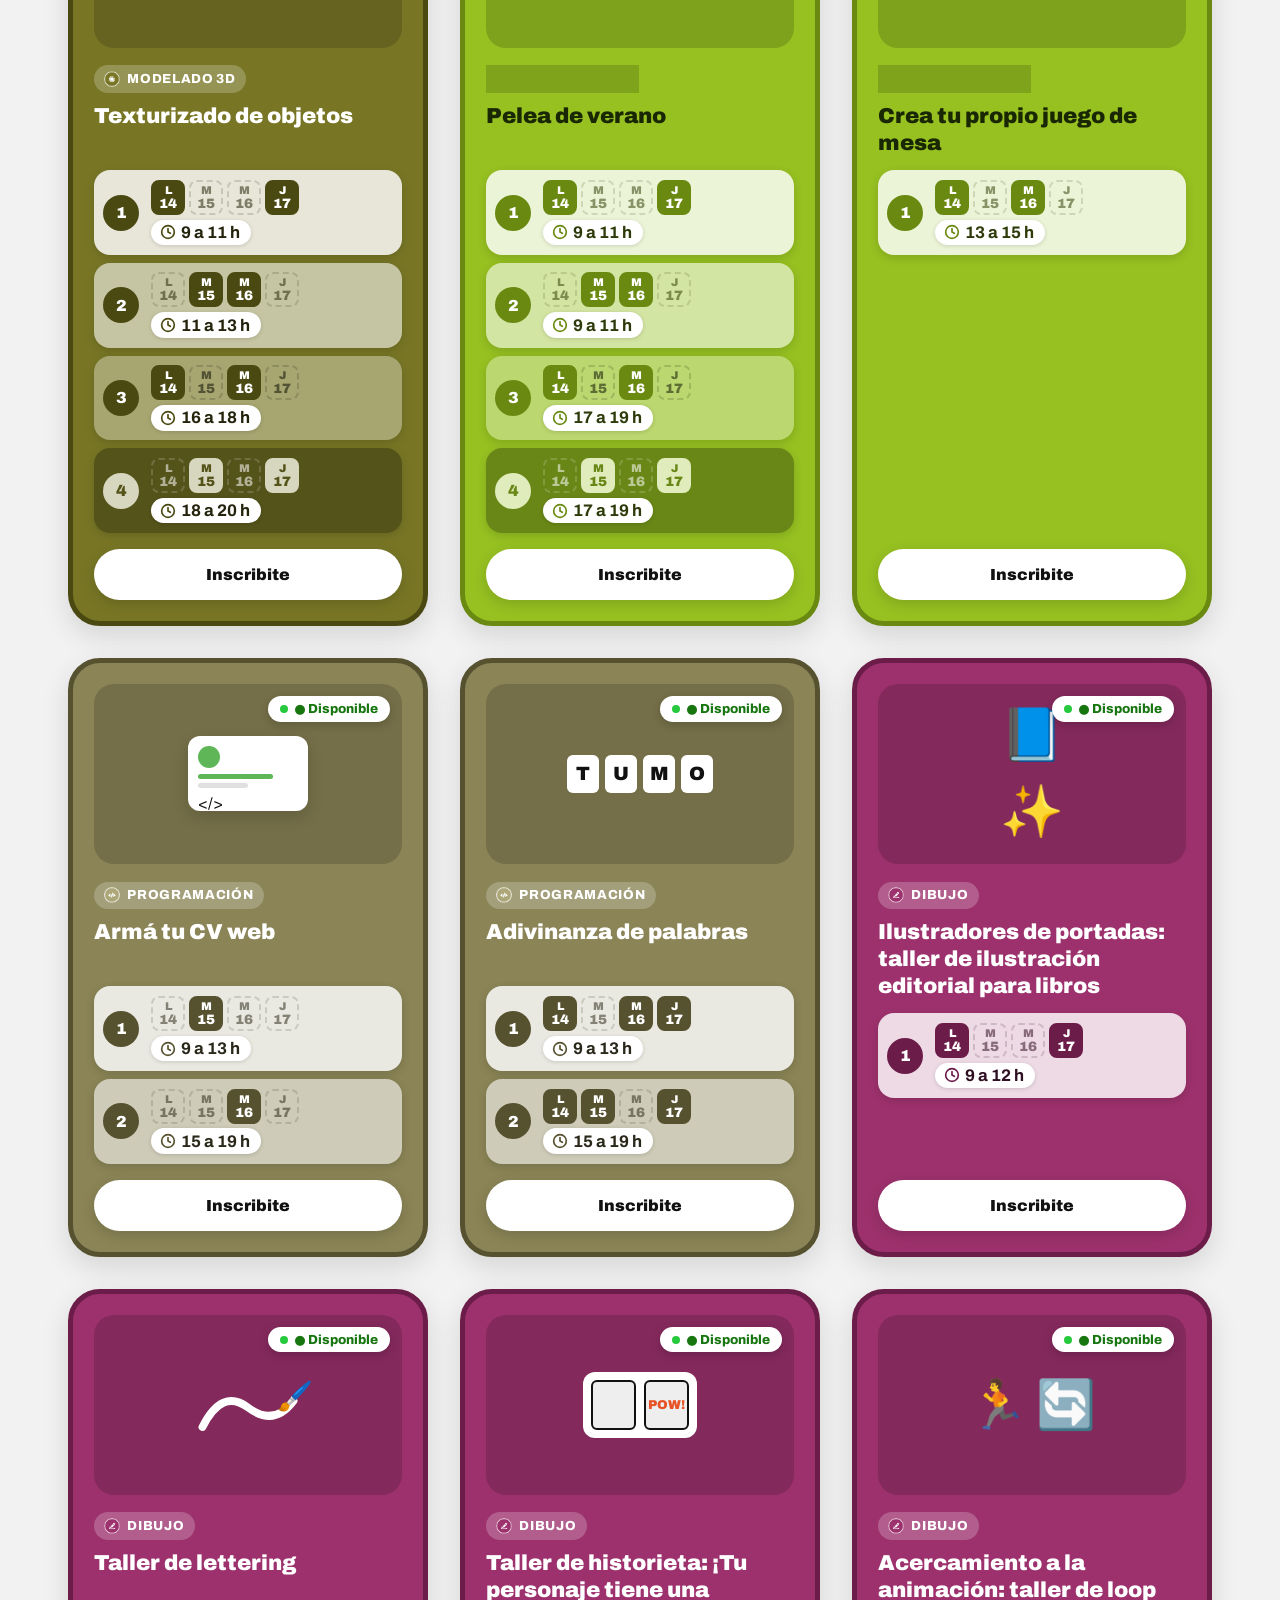
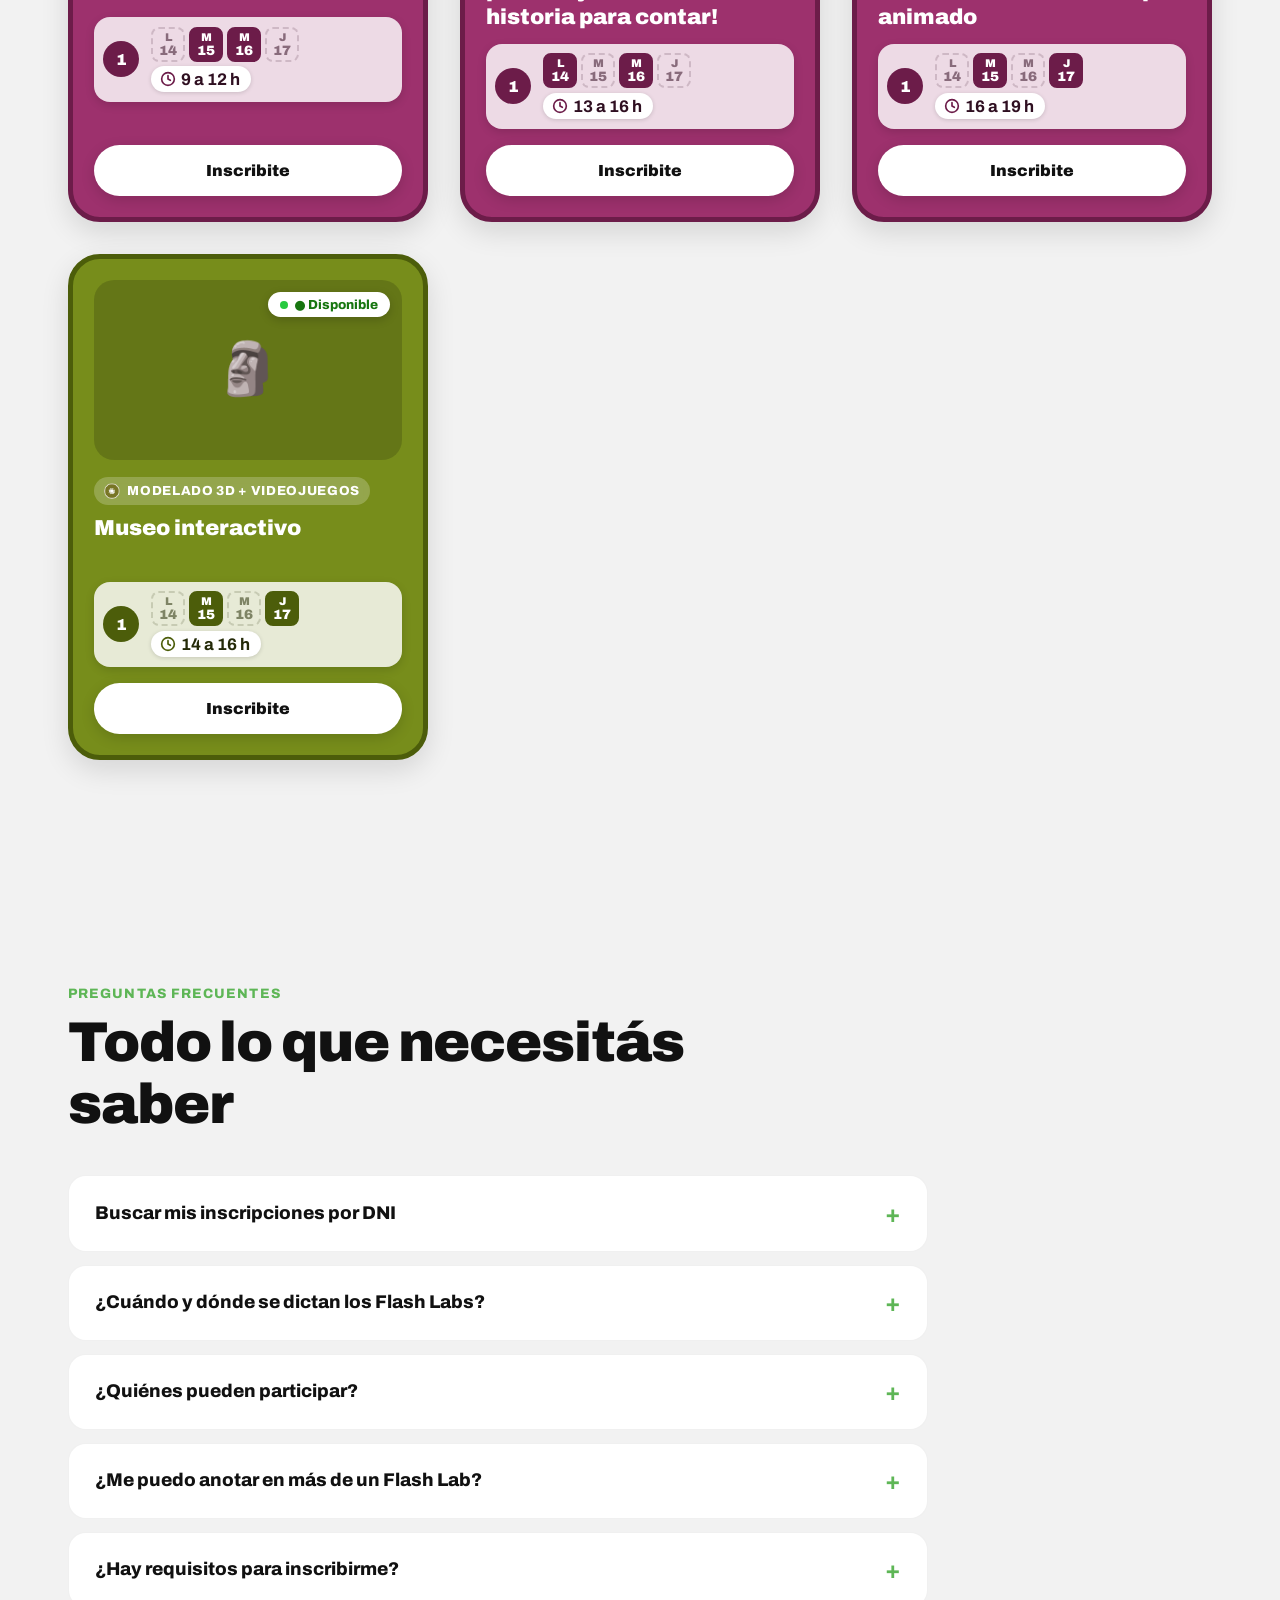
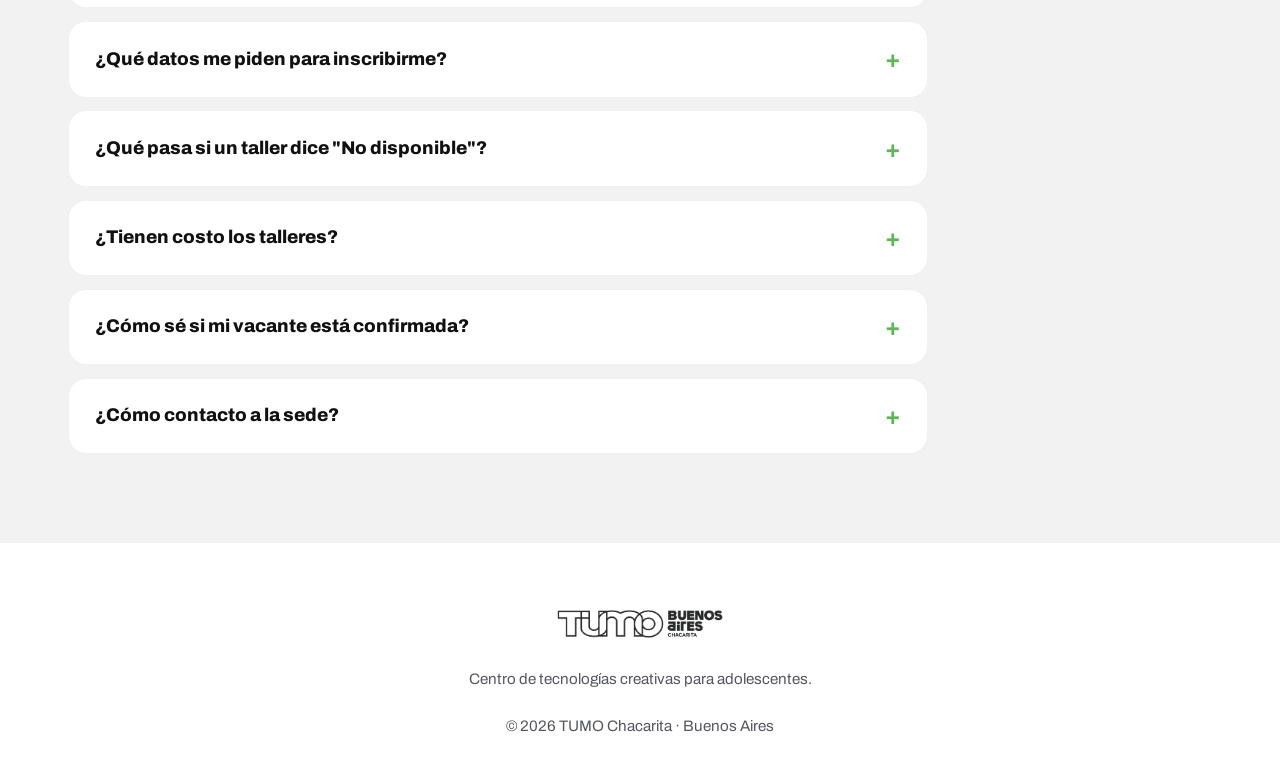
<file: site_index.html>
<!DOCTYPE html>
<html lang="es">
<head>
    <meta charset="UTF-8">
    <meta name="viewport" content="width=device-width, initial-scale=1.0">
    <meta http-equiv="refresh" content="0; url=index.html">
    <link rel="canonical" href="index.html">
    <title>Redireccionando a TUMO Chacarita · Flash Labs Diciembre 2026</title>
</head>
<body>
    <p>Redireccionando a <a href="index.html">Flash Labs TUMO Chacarita</a>…</p>
    <script>
        window.location.replace("index.html");
    </script>
</body>
</html>
</file>
<file: style.css>
/* ==========================================================
   TUMO Chacarita — Learning Labs Diciembre 2026
   Manual de Identidad y Paleta Oficial TUMO Chacarita
   ========================================================== */

:root {
    /* Paleta Oficial TUMO Chacarita */
    --green-primary:   #5EB656; /* Verde Chacarita */
    --green-secondary: #8EEB85; /* Verde claro */
    --green-dark:      #294A26; /* Verde oscuro */
    --bg-chacarita:    #F2F2F2; /* Fondo general */

    /* Variables de compatibilidad */
    --primary:         var(--green-primary);
    --secondary:       var(--green-secondary);
    --dark:            var(--green-dark);
    --light:           var(--bg-chacarita);
    --white:           #ffffff;
    --ink:             #111111;
    --muted:           #55575f;

    /* Colores oficiales de disciplinas para las tarjetas */
    --col-dibujo:       #9D316D;
    --col-fotografia:   #0BABBA;
    --col-cine:         #E84E1D;
    --col-musica:       #71236B;
    --col-videojuegos:  #96C121;
    --col-modelado3d:   #787625;
    --col-genai:        #BAA3F0;
    --col-programacion: #ACA678;

    /* Tipografía según especificaciones */
    --font: "Maax", "Fredra", "Archivo", system-ui, -apple-system, sans-serif;

    /* Dimensiones y bordes */
    --radius: 999px;
    --radius-card: 32px;
    --gutter: clamp(16px, 4vw, 48px);
    --max: 1240px;
}

* { box-sizing: border-box; margin: 0; padding: 0; }

[hidden] {
    display: none !important;
}

html { scroll-behavior: smooth; }
main [id] { scroll-margin-top: 85px; }

body {
    font-family: var(--font);
    color: var(--ink);
    background: var(--bg-chacarita);
    line-height: 1.5;
    -webkit-font-smoothing: antialiased;
    overflow-x: hidden;
    transition: background-color 0.3s ease, color 0.3s ease;
}

a { color: inherit; text-decoration: none; }
img, svg, video { max-width: 100%; display: block; }

h1, h2, h3, h4 { line-height: 1.1; letter-spacing: -0.02em; }
h1 { font-size: clamp(2.8rem, 8vw, 5.5rem); font-weight: 900; }
h2 { font-size: clamp(2.2rem, 5vw, 3.5rem); font-weight: 900; }
h3 { font-size: 1.25rem; font-weight: 800; }

.sr-only {
    position: absolute; width: 1px; height: 1px;
    overflow: hidden; clip: rect(0 0 0 0); white-space: nowrap;
}

/* Marker-style underline drawn under a highlighted word */
.mark-stroke {
    position: relative;
    z-index: 0;
    display: inline-block;
    white-space: nowrap;
}
.mark-stroke::after {
    content: "";
    position: absolute;
    z-index: -1;
    left: -0.06em;
    right: -0.06em;
    bottom: -0.16em;
    height: 0.34em;
    background: center / 100% 100% no-repeat url("data:image/svg+xml,%3Csvg xmlns='http://www.w3.org/2000/svg' viewBox='0 0 200 24' preserveAspectRatio='none'%3E%3Cpath d='M4 15 C 45 7, 95 6, 135 9 S 182 12, 196 8' fill='none' stroke='%235EB656' stroke-width='7' stroke-linecap='round'/%3E%3C/svg%3E");
}

/* ---------- Botones ---------- */
.btn {
    display: inline-flex;
    align-items: center;
    justify-content: center;
    gap: 0.5em;
    padding: 0.85em 1.6em;
    border: 2px solid transparent;
    border-radius: var(--radius);
    font: 800 1rem var(--font);
    cursor: pointer;
    transition: transform 0.15s ease, background-color 0.15s ease, color 0.15s ease, box-shadow 0.15s ease;
    text-align: center;
}
.btn:hover:not(:disabled) { transform: translateY(-2px); box-shadow: 0 6px 16px rgba(0,0,0,0.08); }
.btn:active:not(:disabled) { transform: translateY(0); }
.btn:focus-visible { outline: 3px solid var(--green-primary); outline-offset: 3px; }
.btn:disabled, .btn.is-disabled {
    opacity: 0.6;
    cursor: not-allowed;
    pointer-events: none;
    transform: none !important;
    box-shadow: none !important;
}

.btn--green    { background: var(--green-primary); color: var(--white); }
.btn--green:hover { background: #52a44b; }
.btn--dark     { background: var(--green-dark); color: var(--white); }
.btn--dark:hover { background: #1f391c; }
.btn--light    { background: var(--green-secondary); color: var(--green-dark); }
.btn--light:hover { background: #7ddc74; }
.btn--ghost    { border-color: var(--ink); color: var(--ink); background: transparent; }
.btn--ghost:hover { background: var(--ink); color: var(--white); }
.btn--sm       { padding: 0.55em 1.1em; font-size: 0.88rem; }
.btn--lg       { padding: 1.05em 2.2em; font-size: 1.15rem; }

/* ---------- Header / Nav ---------- */
.nav {
    position: sticky;
    top: 0;
    z-index: 100;
    display: flex;
    align-items: center;
    justify-content: space-between;
    gap: 1.2rem;
    padding: 0.85rem var(--gutter);
    background: rgba(242, 242, 242, 0.94);
    backdrop-filter: blur(12px);
    -webkit-backdrop-filter: blur(12px);
    border-bottom: 1px solid rgba(0, 0, 0, 0.08);
}
.nav__logo {
    display: inline-flex;
    align-items: center;
    gap: 1rem;
    text-decoration: none;
}
.logo-img {
    height: 50px;
    width: auto;
    object-fit: contain;
}
.logo-img--light { display: none; }
.logo-img--dark { display: block; }

.nav__links {
    display: flex;
    gap: 1.8rem;
    align-items: center;
}
.nav__links a {
    font-weight: 700;
    font-size: 0.95rem;
    color: var(--ink);
    transition: color 0.15s ease;
}
.nav__links a:hover { color: var(--green-primary); }

.nav__actions {
    display: flex;
    align-items: center;
    gap: 1rem;
}

.theme-toggle {
    width: 40px;
    height: 40px;
    border-radius: 50%;
    border: 2px solid rgba(0, 0, 0, 0.12);
    background: var(--white);
    display: grid;
    place-items: center;
    cursor: pointer;
    transition: transform 0.2s ease, border-color 0.2s ease;
}
.theme-toggle:hover { transform: scale(1.08); border-color: var(--green-primary); }
.theme-toggle__dot {
    width: 18px;
    height: 18px;
    border-radius: 50%;
    background: var(--green-primary);
    transition: transform 0.3s cubic-bezier(.65, 0, .25, 1), background-color 0.3s ease;
}
[data-theme="green"] .theme-toggle__dot {
    background: var(--green-secondary);
    transform: scale(0.85);
}

/* ---------- Hero Section ---------- */
.hero {
    max-width: var(--max);
    margin: 0 auto;
    padding: clamp(2.5rem, 6vw, 4.5rem) var(--gutter) clamp(2.5rem, 6vw, 5rem);
    display: grid;
    grid-template-columns: 1.15fr 0.95fr;
    align-items: center;
    gap: 3rem;
}
.hero__text {
    display: flex;
    flex-direction: column;
    align-items: flex-start;
}
.tag {
    display: inline-block;
    padding: 0.45em 1.1em;
    border-radius: var(--radius);
    background: #e4f5e2;
    color: var(--green-dark);
    font-weight: 800;
    font-size: 0.85rem;
    margin-bottom: 1.2rem;
    border: 1px solid rgba(94, 182, 86, 0.25);
}
.hero__title {
    margin: 0.4rem 0 1.2rem;
    width: 100%;
}
.hero__logo {
    max-width: min(100%, 480px);
    height: auto;
    margin-bottom: 0.6rem;
}
.hero__name {
    display: block;
    font-size: clamp(2rem, 4.5vw, 3.2rem);
    font-weight: 900;
    color: var(--green-dark);
    letter-spacing: -0.03em;
}
.hero__lead {
    font-size: clamp(1.1rem, 2vw, 1.3rem);
    color: var(--muted);
    line-height: 1.5;
    margin-bottom: 1.8rem;
    max-width: 48ch;
}
.hero__actions {
    display: flex;
    flex-wrap: wrap;
    gap: 1rem;
}

.hero__art {
    display: grid;
    place-items: center;
}
.hero__card-preview {
    background: var(--white);
    padding: 2rem;
    border-radius: 32px;
    box-shadow: 0 16px 40px rgba(41, 74, 38, 0.08);
    border: 2px solid rgba(94, 182, 86, 0.2);
    width: 100%;
    max-width: 460px;
    text-align: center;
}
.hero__preview-art {
    width: 100%;
    height: 220px;
    border-radius: 20px;
    background: #eef8ed;
    display: grid;
    place-items: center;
    margin-bottom: 1.2rem;
    overflow: hidden;
    position: relative;
}
.hero__preview-art--photo img {
    position: absolute;
    inset: 0;
    width: 100%;
    height: 100%;
    object-fit: cover;
    object-position: 50% 58%;
}
.hero__preview-title {
    font-size: 1.35rem;
    font-weight: 800;
    color: var(--green-dark);
    margin-bottom: 0.5rem;
}
.hero__preview-pills {
    display: flex;
    justify-content: center;
    gap: 0.6rem;
}

/* ---------- Sección "¿Qué es un Learning Lab?" ---------- */
.section {
    padding: clamp(3rem, 7vw, 5.5rem) var(--gutter);
    max-width: var(--max);
    margin: 0 auto;
}
.section--light {
    background: var(--white);
    border-radius: 36px;
    box-shadow: 0 8px 30px rgba(0, 0, 0, 0.03);
    margin: 2rem auto;
}
.kicker {
    text-transform: uppercase;
    font-size: 0.85rem;
    font-weight: 800;
    letter-spacing: 0.08em;
    color: var(--green-primary);
    margin-bottom: 0.5rem;
}
.split {
    display: grid;
    grid-template-columns: 1fr 1fr;
    gap: 3.5rem;
    align-items: center;
}
.split__body p {
    font-size: 1.15rem;
    color: var(--muted);
    line-height: 1.6;
    margin-bottom: 1.5rem;
}
.checklist {
    list-style: none;
    display: grid;
    gap: 0.75rem;
}
.checklist li {
    display: flex;
    align-items: center;
    gap: 0.75rem;
    font-size: 1.05rem;
    font-weight: 700;
    color: var(--ink);
}
.checklist li::before {
    content: "✓";
    display: inline-grid;
    place-items: center;
    width: 26px;
    height: 26px;
    border-radius: 50%;
    background: var(--green-primary);
    color: var(--white);
    font-size: 0.9rem;
    font-weight: 900;
    flex-shrink: 0;
}

/* ---------- Filtros de la Cartelera ---------- */
.cartelera-header {
    text-align: center;
    max-width: 780px;
    margin: 0 auto 2.5rem;
}
.cartelera-header h2 { margin: 0.4rem 0 0.8rem; }
.cartelera-header .section__lead {
    font-size: 1.15rem;
    color: var(--muted);
}

.filters-wrapper {
    margin: -0.4rem 0 2.1rem;
    overflow-x: auto;
    /* overflow-x clips vertically too: room for the hover lift and shadows */
    padding: 0.4rem 0.5rem 0.6rem;
    -webkit-overflow-scrolling: touch;
}
.filters {
    display: flex;
    flex-wrap: wrap;
    gap: 0.6rem;
    justify-content: center;
}
.filter-btn {
    display: inline-flex;
    align-items: center;
    gap: 0.5rem;
    padding: 0.6em 1.2em;
    border-radius: var(--radius);
    border: 2px solid transparent;
    background: var(--white);
    color: var(--ink);
    font: 700 0.9rem var(--font);
    cursor: pointer;
    box-shadow: 0 2px 8px rgba(0,0,0,0.04);
    transition: all 0.15s ease;
    white-space: nowrap;
}
.filter-btn:hover {
    transform: translateY(-2px);
    border-color: var(--green-primary);
}
.filter-btn.is-active {
    background: var(--green-primary);
    color: var(--white);
    border-color: var(--green-primary);
    box-shadow: 0 4px 14px rgba(94, 182, 86, 0.35);
}
.filter-btn__icon {
    width: 18px;
    height: 18px;
    object-fit: contain;
}

/* Leyenda de estados */
.legend {
    display: flex;
    justify-content: center;
    gap: 1.5rem;
    list-style: none;
    margin-bottom: 2.5rem;
    flex-wrap: wrap;
}
.legend li { display: flex; align-items: center; gap: 0.5rem; font-weight: 700; font-size: 0.9rem; }

.state {
    display: inline-flex;
    align-items: center;
    gap: 0.4em;
    padding: 0.35em 0.85em;
    border-radius: var(--radius);
    font: 800 0.82rem var(--font);
    text-transform: uppercase;
    letter-spacing: 0.04em;
    white-space: nowrap;
}
.state::before {
    content: "";
    width: 8px;
    height: 8px;
    border-radius: 50%;
    display: inline-block;
}
.state--disponible {
    background: #e6f7e4;
    color: var(--green-dark);
    border: 1px solid rgba(94, 182, 86, 0.35);
}
.state--disponible::before { background: var(--green-primary); }

.state--no-disponible {
    background: #eeeeee;
    color: #666666;
    border: 1px solid #cccccc;
}
.state--no-disponible::before { background: #888888; }


/* ==========================================================
   CARDS DE LA CARTELERA (Fondo de disciplina + Borde contrastante)
   Similar a la imagen de referencia TUMO
   ========================================================== */

.cards {
    display: grid;
    grid-template-columns: repeat(auto-fill, minmax(310px, 1fr));
    gap: 2rem;
    margin-bottom: 3rem;
}

/* Definición de colores de fondo y bordes por disciplina */
.card--fotografia       { --card-bg: #0BABBA; --card-border: #06727c; --card-text: #ffffff; }
.card--musica           { --card-bg: #71236B; --card-border: #481144; --card-text: #ffffff; }
.card--cine             { --card-bg: #E84E1D; --card-border: #a8310d; --card-text: #ffffff; }
.card--genai            { --card-bg: #8B6CD9; --card-border: #5a38af; --card-text: #ffffff; }
.card--modelado-3d      { --card-bg: #787625; --card-border: #4a4911; --card-text: #ffffff; }
.card--videojuegos      { --card-bg: #96C121; --card-border: #698910; --card-text: #192703; }
.card--programacion     { --card-bg: #8A8456; --card-border: #56512f; --card-text: #ffffff; }
.card--dibujo           { --card-bg: #9D316D; --card-border: #6c1c49; --card-text: #ffffff; }
.card--genai-programacion { --card-bg: #7F5ECC; --card-border: #52349e; --card-text: #ffffff; }
.card--3d-videojuegos   { --card-bg: #778D1B; --card-border: #4c5d0a; --card-text: #ffffff; }
.card--musica-cine      { --card-bg: #A32D4E; --card-border: #6e1930; --card-text: #ffffff; }

.card {
    background-color: var(--card-bg, #5EB656);
    border: 5px solid var(--card-border, #294A26);
    border-radius: var(--radius-card);
    padding: 1.3rem;
    display: flex;
    flex-direction: column;
    color: var(--card-text, #ffffff);
    box-shadow: 0 10px 28px rgba(0, 0, 0, 0.12);
    position: relative;
    overflow: hidden;
    transition: transform 0.22s ease, box-shadow 0.22s ease;
}
.card:hover {
    transform: translateY(-6px);
    box-shadow: 0 18px 40px rgba(0, 0, 0, 0.22);
}
.card.is-closed {
    opacity: 0.8;
    filter: grayscale(0.2);
}

/* Área de ilustración visual */
.card__media {
    position: relative;
    width: 100%;
    height: 180px;
    border-radius: 20px;
    background: rgba(0, 0, 0, 0.16);
    display: grid;
    place-items: center;
    overflow: hidden;
    margin-bottom: 1.1rem;
}

/* Indicador Disponible en esquina superior derecha de media (Sin colisión) */
.card__status-wrap {
    position: absolute;
    top: 12px;
    right: 12px;
    z-index: 5;
}
.card__status-pill {
    display: inline-flex;
    align-items: center;
    gap: 0.45em;
    padding: 0.4em 0.95em;
    border-radius: var(--radius);
    font: 800 0.82rem var(--font);
    background: #ffffff;
    color: #177610;
    box-shadow: 0 3px 10px rgba(0, 0, 0, 0.18);
    white-space: nowrap;
}
.card__status-pill::before {
    content: "";
    width: 8px;
    height: 8px;
    border-radius: 50%;
    background: #27c93f;
    display: inline-block;
}
.card.is-closed .card__status-pill {
    background: #e5e5e5;
    color: #555555;
}
.card.is-closed .card__status-pill::before {
    background: #888888;
}

/* Badge de disciplina ubicado debajo del área de imagen */
.card__discipline-badge {
    display: inline-flex;
    align-items: center;
    gap: 0.45rem;
    font-size: 0.82rem;
    font-weight: 800;
    text-transform: uppercase;
    letter-spacing: 0.05em;
    background: rgba(255, 255, 255, 0.22);
    color: #ffffff;
    padding: 0.3em 0.8em;
    border-radius: var(--radius);
    width: fit-content;
    margin-bottom: 0.65rem;
    backdrop-filter: blur(4px);
}
.card--videojuegos .card__discipline-badge {
    background: rgba(0, 0, 0, 0.15);
    color: #192703;
}
.card__discipline-badge img {
    width: 16px;
    height: 16px;
    object-fit: contain;
}

/* Título de la tarjeta */
.card__title {
    font-size: 1.35rem;
    font-weight: 900;
    color: inherit;
    line-height: 1.25;
    margin-bottom: 0.8rem;
    min-height: 2.5em;
    display: -webkit-box;
    -webkit-line-clamp: 2;
    -webkit-box-orient: vertical;
    overflow: hidden;
}
.card__open {
    color: inherit;
    text-align: left;
    background: none;
    border: none;
    font: inherit;
    cursor: pointer;
    padding: 0;
}

.icon-clock {
    width: 14px;
    height: 14px;
}

/* Comisiones: one button per comision, tinted from the discipline color */
.card__coms {
    display: grid;
    gap: 0.5rem;
    margin-bottom: 1rem;
}
.card__com {
    --com-mix: 18%;
    --com-bg: color-mix(in srgb, var(--card-bg) var(--com-mix), #ffffff);
    --com-ink: color-mix(in srgb, var(--card-bg) 35%, #000000);
    --com-num: var(--card-border);
    display: flex;
    align-items: center;
    gap: 0.75rem;
    min-height: 56px;
    padding: 0.6rem 0.9rem 0.6rem 0.6rem;
    border-radius: 16px;
    background: var(--com-bg);
    color: var(--com-ink);
    text-decoration: none;
    box-shadow: 0 3px 10px rgba(0, 0, 0, 0.14);
    transition: transform 0.15s ease, box-shadow 0.15s ease;
}
.card__com--1 { --com-mix: 42%; }
.card__com--2 { --com-mix: 65%; --com-ink: color-mix(in srgb, var(--card-bg) 12%, #000000); }
.card__com--3 {
    --com-bg: color-mix(in srgb, var(--card-bg) 70%, #000000);
    --com-ink: #ffffff;
    --com-num: color-mix(in srgb, var(--card-bg) 30%, #ffffff);
    --com-num-ink: var(--com-bg);
}
a.card__com:hover,
a.card__com:focus-visible {
    transform: translateY(-2px);
    box-shadow: 0 8px 18px rgba(0, 0, 0, 0.22);
}
a.card__com:focus-visible {
    outline: 3px solid #ffffff;
    outline-offset: 2px;
}
.card__com-num {
    flex: none;
    display: grid;
    place-items: center;
    width: 36px;
    height: 36px;
    border-radius: 50%;
    background: var(--com-num);
    color: var(--com-num-ink, #ffffff);
    font: 900 1rem var(--font);
}
.card__com-text {
    display: flex;
    flex-direction: column;
    line-height: 1.2;
}
.card__com-text {
    gap: 0.3rem;
}
.com-meta {
    display: flex;
    align-items: center;
    flex-wrap: wrap;
    gap: 0.3rem 0.6rem;
}
.com-time {
    display: inline-flex;
    align-items: center;
    gap: 0.3rem;
    padding: 0.2em 0.7em 0.2em 0.5em;
    border-radius: 999px;
    background: #ffffff;
    color: color-mix(in srgb, var(--card-bg) 30%, #000000);
    font: 900 1.05rem var(--font);
    white-space: nowrap;
    box-shadow: 0 1px 4px rgba(0, 0, 0, 0.15);
}
.com-time .icon-clock { width: 16px; height: 16px; color: var(--card-border); }
.com-meta small {
    font: 800 0.82rem var(--font);
    opacity: 0.85;
}

/* Days as a fixed L M M J strip of the 4 event days */
.com-strip {
    display: flex;
    gap: 4px;
}
.com-day {
    display: flex;
    flex-direction: column;
    align-items: center;
    width: 34px;
    padding: 2px 0;
    border-radius: 8px;
    border: 2px dashed color-mix(in srgb, currentColor 30%, transparent);
    line-height: 1.05;
    opacity: 0.55;
}
.com-day small {
    font: 900 0.7rem var(--font);
}
.com-day b {
    font: 900 0.85rem var(--font);
}
.com-day.is-on {
    opacity: 1;
    border: 2px solid var(--com-num);
    background: var(--com-num);
    color: var(--com-num-ink, #ffffff);
}
.card__com.is-full {
    filter: grayscale(1);
    opacity: 0.6;
    cursor: not-allowed;
    box-shadow: none;
}

/* Botón inferior blanco sólido estilo píldora TUMO */
.card__btn {
    margin-top: auto;
    width: 100%;
    background: #ffffff !important;
    color: #111111 !important;
    border-radius: var(--radius);
    font: 900 1rem var(--font);
    padding: 0.95em 1.2em;
    box-shadow: 0 4px 14px rgba(0, 0, 0, 0.15);
    text-align: center;
    transition: transform 0.15s ease, background-color 0.15s ease;
}
.card__btn:hover {
    transform: translateY(-2px);
    background: #f7f7f7 !important;
}
.card.is-closed .card__btn {
    background: rgba(255, 255, 255, 0.5) !important;
    color: #555555 !important;
    cursor: not-allowed;
}


/* ==========================================================
   33 ANIMACIONES FLAT-DESIGN ÚNICAS (CSS KEYFRAMES)
   ========================================================== */

.anim-lab {
    width: 100%;
    height: 100%;
    display: grid;
    place-items: center;
    position: relative;
}

/* 1. Celular Cámara Pro */
.phone-cam {
    width: 85px;
    height: 125px;
    background: #ffffff;
    border-radius: 16px;
    border: 4px solid #111;
    position: relative;
    box-shadow: 0 8px 20px rgba(0,0,0,0.15);
}
.phone-lens {
    position: absolute;
    top: 10px;
    left: 10px;
    display: flex;
    flex-direction: column;
    gap: 4px;
}
.phone-lens i {
    width: 14px;
    height: 14px;
    border-radius: 50%;
    background: #0BABBA;
    border: 2px solid #111;
}
.cam-flash-beam {
    position: absolute;
    top: 12px;
    right: 12px;
    width: 12px;
    height: 12px;
    background: #fffb00;
    border-radius: 50%;
    animation: flashBlink 2.2s infinite;
}
@keyframes flashBlink {
    0%, 90%, 100% { opacity: 0.2; transform: scale(1); }
    92% { opacity: 1; transform: scale(2.2); }
}

/* 2. Macrofotografía */
.macro-stage { position: relative; width: 140px; height: 100px; }
.macro-leaf {
    width: 90px;
    height: 45px;
    background: #75c868;
    border-radius: 45px 0;
    position: absolute;
    bottom: 15px;
    left: 20px;
    box-shadow: 0 4px 10px rgba(0,0,0,0.1);
}
.macro-glass {
    position: absolute;
    top: 10px;
    left: 45px;
    animation: macroScan 3s infinite ease-in-out alternate;
}
.glass-lens {
    width: 48px;
    height: 48px;
    border-radius: 50%;
    border: 5px solid #ffffff;
    background: rgba(255, 255, 255, 0.4);
    box-shadow: 0 6px 14px rgba(0,0,0,0.2);
}
.glass-handle {
    width: 8px;
    height: 25px;
    background: #ffffff;
    transform: rotate(-45deg);
    margin-left: 40px;
    margin-top: -6px;
    border-radius: 4px;
}
@keyframes macroScan {
    0% { transform: translate(-15px, -5px) scale(0.95); }
    100% { transform: translate(15px, 10px) scale(1.1); }
}

/* 3. Lightpainting */
.anim-lab--3 .light-wave { position: relative; width: 130px; height: 90px; }
.light-ribbon {
    width: 100px;
    height: 60px;
    border-radius: 50%;
    border: 6px solid #ffeb3b;
    border-color: #ffeb3b transparent #ff007f transparent;
    animation: spinRibbon 2.5s infinite linear;
    filter: drop-shadow(0 0 10px #ffeb3b);
}
.anim-lab--3 .spark { position: absolute; color: #ffffff; font-size: 1.4rem; animation: sparkFloat 2s infinite ease-in-out; }
.spark-1 { top: 10px; right: 10px; }
.spark-2 { bottom: 10px; left: 10px; animation-delay: 1s; }
@keyframes spinRibbon { 0% { transform: rotate(0deg) scale(0.9); } 100% { transform: rotate(360deg) scale(1.05); } }
@keyframes sparkFloat { 0%, 100% { opacity: 0.3; transform: scale(0.8); } 50% { opacity: 1; transform: scale(1.3); } }

/* 4. Síntesis y diseño sonoro */
.synth-box {
    width: 140px;
    height: 85px;
    background: #222222;
    border-radius: 14px;
    padding: 10px;
    border: 3px solid rgba(255,255,255,0.4);
    display: flex;
    flex-direction: column;
    justify-content: space-between;
}
.synth-scope {
    width: 100%;
    height: 40px;
    background: #0d1e11;
    border-radius: 8px;
    overflow: hidden;
}
.synth-wave {
    fill: none;
    stroke: #00ff66;
    stroke-width: 3;
    animation: wavePulse 1.5s infinite ease-in-out alternate;
}
.synth-knobs { display: flex; justify-content: space-around; }
.synth-knobs i { width: 12px; height: 12px; border-radius: 50%; background: #ffffff; display: inline-block; animation: knobTurn 2s infinite alternate; }
@keyframes wavePulse { 0% { stroke-dashoffset: 0; transform: scaleY(0.6); } 100% { stroke-dashoffset: 40; transform: scaleY(1.3); } }
@keyframes knobTurn { 0% { transform: rotate(-40deg); } 100% { transform: rotate(120deg); } }

/* 5. Samples (MPC Pads) */
.mpc-pads {
    display: grid;
    grid-template-columns: repeat(4, 24px);
    gap: 6px;
    background: #1e1e1e;
    padding: 10px;
    border-radius: 12px;
}
.mpc-pads i {
    width: 24px;
    height: 24px;
    background: #444;
    border-radius: 4px;
    display: inline-block;
}
.mpc-pads i:nth-child(2)  { animation: padBlink 1.2s infinite 0.2s; }
.mpc-pads i:nth-child(5)  { animation: padBlink 1.2s infinite 0.4s; }
.mpc-pads i:nth-child(8)  { animation: padBlink 1.2s infinite 0.6s; }
.mpc-pads i:nth-child(11) { animation: padBlink 1.2s infinite 0.8s; }
@keyframes padBlink { 0%, 100% { background: #444; } 50% { background: #ff4081; box-shadow: 0 0 10px #ff4081; } }

/* 6. Del Meme al Hit (Vinilo) */
.vinyl-record {
    width: 90px;
    height: 90px;
    border-radius: 50%;
    background: repeating-radial-gradient(#111, #111 6px, #2a2a2a 7px, #2a2a2a 9px);
    display: grid;
    place-items: center;
    box-shadow: 0 6px 16px rgba(0,0,0,0.3);
    animation: spinVinyl 3s infinite linear;
}
.vinyl-sticker { font-size: 1.6rem; }
@keyframes spinVinyl { 0% { transform: rotate(0deg); } 100% { transform: rotate(360deg); } }

/* 7. Edición de trailers */
.film-timeline { position: relative; width: 140px; height: 70px; display: grid; place-items: center; }
.film-strip {
    display: flex;
    gap: 4px;
    background: #111;
    padding: 6px;
    border-radius: 6px;
}
.film-strip i { width: 22px; height: 32px; background: #e84e1d; border-radius: 3px; display: inline-block; }
.scissor-tool { position: absolute; font-size: 1.8rem; top: -12px; right: 20px; animation: scissorSnip 1.8s infinite ease-in-out; }
@keyframes scissorSnip { 0%, 100% { transform: rotate(0deg); } 50% { transform: rotate(-30deg) translate(-10px, 10px); } }

/* 8. Desarrollo de proyectos */
.cine-clapper { position: relative; font-size: 3.5rem; animation: clapperWiggle 2.5s infinite ease-in-out; }
@keyframes clapperWiggle { 0%, 100% { transform: scale(1); } 50% { transform: scale(1.1) rotate(5deg); } }

/* 9. Creación de mundos GenAI */
.floating-realm { position: relative; width: 120px; height: 90px; display: grid; place-items: center; }
.world-orb {
    width: 60px;
    height: 60px;
    border-radius: 50%;
    background: linear-gradient(135deg, #00f2fe, #4facfe);
    box-shadow: 0 0 25px rgba(0, 242, 254, 0.7);
    animation: orbFloat 3s infinite ease-in-out alternate;
}
.portal-ring {
    position: absolute;
    width: 85px;
    height: 25px;
    border-radius: 50%;
    border: 3px solid rgba(255,255,255,0.7);
    transform: rotate(-20deg);
}
@keyframes orbFloat { 0% { transform: translateY(-5px); } 100% { transform: translateY(10px); } }

/* 10. Laboratorio de inventos */
.invent-bulb { position: relative; font-size: 3.5rem; text-align: center; }
.gear-cog { position: absolute; font-size: 1.5rem; animation: spinGear 3s infinite linear; }
.gear-1 { top: -5px; right: -15px; }
.gear-2 { bottom: 5px; left: -15px; animation-direction: reverse; }
@keyframes spinGear { 0% { transform: rotate(0deg); } 100% { transform: rotate(360deg); } }

/* 11. Hackeá al chatbot */
.bot-hack { font-size: 3rem; position: relative; display: grid; place-items: center; }
.hack-lock { position: absolute; font-size: 1.5rem; top: -5px; right: -10px; animation: bounceLock 1.8s infinite; }
@keyframes bounceLock { 0%, 100% { transform: translateY(0); } 50% { transform: translateY(-8px); } }

/* 12. Duelo musical */
.music-duel { display: flex; align-items: center; gap: 12px; font-size: 2.2rem; }
.duel-vs { font: 900 1.1rem var(--font); background: #ffffff; color: #111; padding: 0.2em 0.5em; border-radius: 8px; }

/* 13. Hackathon Prompt Oculto */
.prompt-terminal {
    background: #1a1a2e;
    color: #00ffcc;
    padding: 10px 14px;
    border-radius: 12px;
    font-family: monospace;
    font-size: 0.85rem;
    box-shadow: 0 6px 18px rgba(0,0,0,0.25);
    display: flex;
    align-items: center;
    gap: 8px;
}
.caret { display: inline-block; width: 6px; height: 14px; background: #00ffcc; animation: blinkCaret 1s infinite; }
@keyframes blinkCaret { 0%, 100% { opacity: 0; } 50% { opacity: 1; } }

/* 14. IA Narradora RPG (D20) */
.rpg-dice { position: relative; display: grid; place-items: center; font-size: 2.2rem; }
.d20 {
    width: 55px;
    height: 55px;
    background: #ffffff;
    color: #71236B;
    border-radius: 12px;
    font-weight: 900;
    font-size: 1.4rem;
    display: grid;
    place-items: center;
    box-shadow: 0 8px 20px rgba(0,0,0,0.2);
    animation: rotateD20 3s infinite ease-in-out;
}
@keyframes rotateD20 { 0% { transform: rotate(0deg); } 50% { transform: rotate(180deg) scale(1.1); } 100% { transform: rotate(360deg); } }

/* 15. Texturizado 3D */
.poly-cube {
    width: 60px;
    height: 60px;
    border: 3px solid #ffffff;
    background: rgba(255,255,255,0.25);
    border-radius: 10px;
    transform: rotateX(25deg) rotateY(35deg);
    animation: cubeSpin 4s infinite linear;
}
@keyframes cubeSpin { 0% { transform: rotateX(25deg) rotateY(0deg); } 100% { transform: rotateX(25deg) rotateY(360deg); } }

/* 16. Pelea de Verano */
.water-fight { display: flex; align-items: center; gap: 8px; font-size: 2.6rem; animation: waterSplash 2s infinite ease-in-out; }
@keyframes waterSplash { 0%, 100% { transform: scale(1); } 50% { transform: scale(1.15) rotate(-5deg); } }

/* 17. Juego de Mesa */
.board-game { font-size: 3rem; display: flex; gap: 10px; align-items: center; animation: hopPawn 2s infinite ease-in-out; }
@keyframes hopPawn { 0%, 100% { transform: translateY(0); } 50% { transform: translateY(-12px); } }

/* 18. Armá tu CV web */
.cv-card {
    width: 120px;
    height: 75px;
    background: #ffffff;
    border-radius: 12px;
    padding: 10px;
    color: #111;
    box-shadow: 0 6px 16px rgba(0,0,0,0.15);
    position: relative;
}
.cv-photo { width: 22px; height: 22px; border-radius: 50%; background: #5EB656; margin-bottom: 6px; }
.cv-line { height: 5px; background: #e0e0e0; border-radius: 3px; margin-bottom: 4px; }
.line-1 { width: 75%; background: #5EB656; }
.line-2 { width: 50%; }

/* 19. Adivinanza de palabras (Wordle) */
.wordle-row { display: flex; gap: 6px; }
.letter-box {
    width: 32px;
    height: 38px;
    background: #ffffff;
    color: #111;
    font: 900 1.2rem var(--font);
    display: grid;
    place-items: center;
    border-radius: 6px;
    animation: flipWordle 2.5s infinite ease-in-out;
}
.l-2 { animation-delay: 0.2s; }
.l-3 { animation-delay: 0.4s; }
.l-4 { animation-delay: 0.6s; }
@keyframes flipWordle { 0%, 100% { transform: rotateX(0deg); } 50% { transform: rotateX(180deg); background: #5EB656; color: #fff; } }

/* 20. Tattoo */
.tattoo-scene { position: relative; font-size: 3rem; }
.tattoo-needle { position: absolute; font-size: 1.8rem; top: -10px; right: -15px; animation: needleVibe 1s infinite alternate; }
@keyframes needleVibe { 0% { transform: translate(0, 0); } 100% { transform: translate(-6px, 6px); } }

/* 21. Zine Pocket */
.pocket-zine { font-size: 3.2rem; display: flex; gap: 8px; animation: zineOpen 2s infinite ease-in-out alternate; }
@keyframes zineOpen { 0% { transform: rotate(-5deg); } 100% { transform: rotate(5deg) scale(1.1); } }

/* 22. Stickers */
.stickers-sheet {
    width: 120px;
    height: 80px;
    background: rgba(255,255,255,0.3);
    border-radius: 12px;
    display: flex;
    justify-content: space-around;
    align-items: center;
    font-size: 1.8rem;
}
.sticker { animation: stickerPeel 2s infinite alternate ease-in-out; }
.s2 { animation-delay: 0.5s; }
.s3 { animation-delay: 1s; }
@keyframes stickerPeel { 0% { transform: rotate(0); } 100% { transform: rotate(-15deg) scale(1.2); } }

/* 23. Cover Art */
.cover-case { position: relative; font-size: 3.2rem; }
.disc-slide { position: absolute; top: -5px; right: -25px; animation: slideDisc 2.5s infinite ease-in-out alternate; }
@keyframes slideDisc { 0% { transform: translateX(0); } 100% { transform: translateX(18px); } }

/* 24. Snack Box */
.snack-box { position: relative; font-size: 3.2rem; animation: bounceSnack 2s infinite ease-in-out; }
.snack-chopstick { position: absolute; font-size: 1.8rem; top: -10px; right: -15px; }
@keyframes bounceSnack { 0%, 100% { transform: translateY(0); } 50% { transform: translateY(-8px); } }

/* 25. Camiseta deportiva */
.soccer-jersey {
    width: 85px;
    height: 75px;
    background: #ffffff;
    border-radius: 12px 12px 4px 4px;
    position: relative;
    display: flex;
    flex-direction: column;
    align-items: center;
    justify-content: center;
    color: #111;
    box-shadow: 0 8px 18px rgba(0,0,0,0.2);
    animation: jerseyWave 3s infinite ease-in-out alternate;
}
.jersey-number { font: 900 1.8rem var(--font); line-height: 1; }
.jersey-stars { font-size: 0.65rem; color: #f6ab1e; letter-spacing: 1px; }
@keyframes jerseyWave { 0% { transform: rotate(-4deg); } 100% { transform: rotate(4deg); } }

/* 26. Lettering */
.lettering-draw { width: 130px; height: 60px; position: relative; }
.letter-stroke { fill: none; stroke: #ffffff; stroke-width: 6; stroke-linecap: round; stroke-dasharray: 200; stroke-dashoffset: 0; animation: drawDash 3s infinite ease-in-out; }
.pen-marker { position: absolute; font-size: 1.8rem; top: 0; right: 0; animation: penMove 3s infinite ease-in-out; }
@keyframes drawDash { 0% { stroke-dashoffset: 200; } 100% { stroke-dashoffset: 0; } }
@keyframes penMove { 0% { transform: translate(-80px, 20px); } 100% { transform: translate(0, 0); } }

/* 27. Portada de Libro */
.book-cover-3d { font-size: 3.2rem; animation: bookGlow 2.5s infinite alternate; }
@keyframes bookGlow { 0% { transform: scale(0.95); } 100% { transform: scale(1.1) rotate(5deg); } }

/* 28. Historieta Comic */
.comic-strip {
    display: flex;
    gap: 8px;
    background: #ffffff;
    padding: 8px;
    border-radius: 12px;
}
.comic-strip .panel {
    width: 45px;
    height: 50px;
    background: #eee;
    border: 2px solid #111;
    border-radius: 6px;
    display: grid;
    place-items: center;
}
.pow-tag { font: 900 0.8rem var(--font); color: #e75227; animation: powScale 1.2s infinite; }
@keyframes powScale { 0%, 100% { transform: scale(0.9); } 50% { transform: scale(1.3) rotate(-10deg); } }

/* 29. GIF Animado */
.gif-rotator { font-size: 3rem; position: relative; display: flex; align-items: center; gap: 8px; }
.spin-arrows { animation: spinCircle 2s infinite linear; }
@keyframes spinCircle { 0% { transform: rotate(0deg); } 100% { transform: rotate(360deg); } }

/* 30. Maniquí Figura Humana */
.mannequin-art {
    width: 40px;
    height: 70px;
    border: 4px solid #ffffff;
    border-radius: 14px;
    position: relative;
    animation: poseFlex 2.5s infinite ease-in-out alternate;
}
@keyframes poseFlex { 0% { transform: skewX(-8deg); } 100% { transform: skewX(8deg); } }

/* 31. Teachable Machine Pong */
.teachable-box { display: flex; align-items: center; gap: 12px; font-size: 2.5rem; animation: pongPlay 2s infinite alternate; }
@keyframes pongPlay { 0% { transform: translateY(-8px); } 100% { transform: translateY(8px); } }

/* 32. Museo Interactivo */
.museum-gallery { position: relative; font-size: 3.2rem; animation: museumSpot 3s infinite alternate; }
@keyframes museumSpot { 0% { filter: drop-shadow(0 0 5px rgba(255,255,255,0.3)); } 100% { filter: drop-shadow(0 0 20px rgba(255,255,255,0.9)); } }

/* 33. Foley Cortometraje */
.foley-studio { display: flex; align-items: center; gap: 10px; font-size: 2.8rem; animation: foleyPulse 2s infinite ease-in-out; }
@keyframes foleyPulse { 0%, 100% { transform: scale(0.95); } 50% { transform: scale(1.1); } }


/* ---------- FAQ ---------- */
.faq {
    margin-top: 2.5rem;
    display: grid;
    gap: 0.8rem;
    max-width: 860px;
}
.faq details {
    background: var(--white);
    border-radius: 18px;
    border: 1px solid rgba(0,0,0,0.06);
    padding: 1.2rem 1.6rem;
    transition: all 0.2s ease;
}
.faq details[open] {
    box-shadow: 0 6px 20px rgba(0,0,0,0.04);
    border-color: var(--green-primary);
}
.faq summary {
    font-size: 1.15rem;
    font-weight: 800;
    cursor: pointer;
    list-style: none;
    display: flex;
    justify-content: space-between;
    align-items: center;
    color: var(--ink);
}
.faq summary::-webkit-details-marker { display: none; }
.faq summary::after {
    content: "+";
    font-size: 1.5rem;
    font-weight: 800;
    color: var(--green-primary);
    transition: transform 0.2s ease;
}
.faq details[open] summary::after {
    transform: rotate(45deg);
}
.faq p {
    margin-top: 1rem;
    font-size: 1.05rem;
    color: var(--muted);
    line-height: 1.6;
}

.status {
    margin-top: 1.2rem;
    padding-top: 1.2rem;
    border-top: 1px solid rgba(0,0,0,0.08);
}
.status__form {
    display: flex;
    gap: 0.8rem;
    margin: 1rem 0;
    flex-wrap: wrap;
}
.status__form input {
    flex: 1;
    min-width: 220px;
    padding: 0.8em 1.2em;
    border-radius: var(--radius);
    border: 2px solid #ddd;
    font: inherit;
    font-weight: 600;
}
.status__form input:focus {
    border-color: var(--green-primary);
    outline: none;
}
.status__result {
    font-weight: 700;
    font-size: 1rem;
    white-space: pre-line;
    padding: 0.8rem;
    border-radius: 12px;
}
.status__result.is-ok { background: #eaf7e9; color: var(--green-dark); }
.status__result.is-warn { background: #fff8e1; color: #8d6e00; }

/* ---------- Dialog / Modales ---------- */
dialog {
    border: none;
    border-radius: 28px;
    padding: 2.2rem;
    max-width: 620px;
    width: 90%;
    margin: auto;
    box-shadow: 0 24px 60px rgba(0, 0, 0, 0.2);
    background: var(--white);
}
dialog::backdrop {
    background: rgba(0, 0, 0, 0.55);
    backdrop-filter: blur(6px);
}


.info__label {
    font-size: 0.78rem;
    text-transform: uppercase;
    font-weight: 800;
    letter-spacing: 0.05em;
    color: var(--muted);
    display: block;
    margin-bottom: 0.25rem;
}
.info__value {
    font-size: 1.05rem;
    font-weight: 700;
    color: var(--ink);
}

/* ---------- Formulario de Inscripción ---------- */
.page-form { background: var(--bg-chacarita); }

.form-hero {
    text-align: center;
    padding: 3rem var(--gutter) 2rem;
    max-width: 720px;
    margin: 0 auto;
}
.form-hero h1 { margin-top: 0.4rem; }

.signup {
    max-width: 640px;
    margin: 0 auto 5rem;
    padding: 0 var(--gutter);
    display: grid;
    gap: 1.8rem;
}
.signup__block {
    background: var(--white);
    border-radius: var(--radius-card);
    padding: 2rem;
    border: 1px solid rgba(0,0,0,0.06);
    box-shadow: 0 4px 20px rgba(0,0,0,0.03);
}
.signup fieldset.signup__block {
    border: 5px solid var(--card-border, rgba(0,0,0,0.06));
    box-shadow: 0 10px 28px rgba(0, 0, 0, 0.08);
}
/* Floating the legend keeps it inside the box instead of cutting the border */
.signup fieldset.signup__block > legend {
    float: left;
    width: 100%;
    padding: 0;
}
.signup fieldset.signup__block > legend + * { clear: both; }
.signup__block legend {
    font-size: 1.25rem;
    font-weight: 900;
    color: var(--ink);
    margin-bottom: 1.4rem;
    display: flex;
    align-items: center;
    gap: 0.6rem;
}
.signup__num {
    display: inline-grid;
    place-items: center;
    width: 28px;
    height: 28px;
    border-radius: 50%;
    background: var(--card-bg, var(--green-primary));
    color: var(--card-text, #ffffff);
    font-size: 0.85rem;
    font-weight: 800;
}

/* Chosen lab summary: same look as the lab cards */
.chosen-card {
    display: grid;
    gap: 0.9rem;
    padding: 1.3rem;
    background: var(--card-bg, #5EB656);
    border: 5px solid var(--card-border, #294A26);
    border-radius: var(--radius-card);
    color: var(--card-text, #ffffff);
    box-shadow: 0 10px 28px rgba(0, 0, 0, 0.12);
}
.chosen-card__head {
    display: flex;
    justify-content: space-between;
    align-items: baseline;
    gap: 1rem;
}
.chosen-card__head .lab-panel__label { margin-bottom: 0.45rem; }
.chosen-card__link {
    color: inherit;
    font: 800 0.88rem var(--font);
    text-decoration: underline;
    text-underline-offset: 3px;
    white-space: nowrap;
}
.chosen-card .card__discipline-badge { margin-bottom: 0; }
.chosen-card__title {
    color: inherit;
    font-size: clamp(1.6rem, 4vw, 2rem);
    font-weight: 900;
    line-height: 1.15;
    margin: 0;
}
.chosen-card__pills {
    display: flex;
    flex-wrap: wrap;
    gap: 0.4rem;
}
.chosen-card__pills span {
    padding: 0.35em 0.85em;
    border-radius: var(--radius);
    background: #ffffff;
    color: #111111;
    font: 800 0.85rem var(--font);
}
.chosen-card__pills span:empty { display: none; }
.chosen-card .alert-full { margin-bottom: 0; }
.chosen-card .alert-full a { color: inherit; }

.fields {
    display: grid;
    gap: 1.2rem;
}
.field {
    display: flex;
    flex-direction: column;
    gap: 0.4rem;
}
.field span {
    font-size: 0.95rem;
    font-weight: 800;
    color: var(--ink);
}
.field input, .field select {
    padding: 0.9em 1.2em;
    border-radius: 14px;
    border: 2px solid #e0e0e0;
    font: inherit;
    font-size: 1rem;
    background: #fafafa;
    transition: all 0.15s ease;
}
.field input:focus, .field select:focus {
    border-color: var(--card-bg, var(--green-primary));
    background: var(--white);
    outline: none;
    box-shadow: 0 0 0 4px color-mix(in srgb, var(--card-bg, #5EB656) 20%, transparent);
}
.field .field__hint {
    font-size: 0.82rem;
    color: var(--muted);
    font-weight: 600;
}

.check {
    display: flex;
    align-items: flex-start;
    gap: 0.8rem;
    cursor: pointer;
    font-size: 0.95rem;
    font-weight: 600;
    line-height: 1.45;
}
.check input {
    width: 22px;
    height: 22px;
    accent-color: var(--card-bg, var(--green-primary));
    margin-top: 2px;
    flex-shrink: 0;
    cursor: pointer;
}

.signup__submit {
    display: grid;
    gap: 1rem;
    text-align: center;
}
.signup__send {
    width: 100%;
    background: var(--card-bg, var(--green-primary));
    color: var(--card-text, #ffffff);
    border: 5px solid var(--card-border, var(--green-dark));
    border-radius: var(--radius);
    font: 900 1.1rem var(--font);
    box-shadow: 0 6px 18px rgba(0, 0, 0, 0.15);
    transition: transform 0.15s ease, box-shadow 0.15s ease;
}
.signup__send:hover:not(:disabled) {
    transform: translateY(-2px);
    box-shadow: 0 10px 24px rgba(0, 0, 0, 0.2);
}
.signup__send:disabled {
    opacity: 0.55;
    cursor: not-allowed;
}
.signup__msg {
    font-weight: 700;
    font-size: 0.95rem;
    color: #c62828;
}

.signup-done {
    text-align: center;
    max-width: 580px;
    margin: 2rem auto 5rem;
    padding: 3rem 2rem;
    background: var(--white);
    border-radius: 32px;
    box-shadow: 0 10px 40px rgba(0,0,0,0.05);
}
.signup-done__icon {
    display: inline-grid;
    place-items: center;
    width: 72px;
    height: 72px;
    border-radius: 50%;
    background: #eaf7e9;
    color: var(--green-primary);
    font-size: 2.4rem;
    font-weight: 900;
    margin-bottom: 1.5rem;
}
.signup-done h2 { margin-bottom: 1rem; }
.signup-done p { color: var(--muted); font-size: 1.1rem; line-height: 1.5; margin-bottom: 1.5rem; }

.alert-full {
    background: #fff8e1;
    border: 2px solid #ffe082;
    color: #8d6e00;
    padding: 0.75rem 1rem;
    border-radius: 14px;
    font-size: 0.88rem;
    font-weight: 700;
    margin-bottom: 1rem;
    display: flex;
    align-items: center;
    gap: 0.6rem;
}
.alert-full[hidden] {
    display: none !important;
}

/* ---------- Footer ---------- */
.footer {
    background: var(--white);
    border-top: 1px solid rgba(0,0,0,0.06);
    padding: 3.5rem var(--gutter) 2.5rem;
    text-align: center;
}
.footer__logo {
    display: inline-flex;
    justify-content: center;
    margin-bottom: 1.2rem;
}
.footer p { color: var(--muted); font-size: 0.95rem; }
.footer__small { margin-top: 1.5rem; font-size: 0.82rem; color: #999; }



/* ==========================================================
   Tema Verde / Chacarita (Activado vía data-theme="green")
   ========================================================== */
html[data-theme="green"] {
    --bg-chacarita:    #1f391c;
    --white:           #294a26;
    --ink:             #ffffff;
    --muted:           #c3e5bf;
    color:             #ffffff;
    background-color:  #1f391c;
}
html[data-theme="green"] .nav {
    background: rgba(31, 57, 28, 0.94);
    border-bottom-color: rgba(255, 255, 255, 0.1);
}
html[data-theme="green"] .nav__links a { color: #ffffff; }
html[data-theme="green"] .logo-img--dark { display: none; }
html[data-theme="green"] .logo-img--light { display: block; }
html[data-theme="green"] .theme-toggle {
    background: var(--green-dark);
    border-color: rgba(255, 255, 255, 0.2);
}
html[data-theme="green"] .section--light {
    background: #254322;
}
html[data-theme="green"] .filter-btn {
    background: #254322;
    color: #ffffff;
}
html[data-theme="green"] .filter-btn.is-active {
    background: var(--green-primary);
    color: #ffffff;
}
html[data-theme="green"] .signup__block {
    background: #254322;
}
html[data-theme="green"] .signup__block legend { color: #ffffff; }
html[data-theme="green"] .field span { color: #ffffff; }
html[data-theme="green"] .field input,
html[data-theme="green"] .field select {
    background: #1b3318;
    color: #ffffff;
    border-color: rgba(255,255,255,0.15);
}
html[data-theme="green"] .faq details {
    background: #254322;
    border-color: rgba(255, 255, 255, 0.1);
}
html[data-theme="green"] .faq summary { color: #ffffff; }
html[data-theme="green"] .footer {
    background: #1a3017;
    border-top-color: rgba(255, 255, 255, 0.1);
}
html[data-theme="green"] dialog {
    background: #254322;
    color: #ffffff;
}

/* Responsive */
@media (max-width: 960px) {
    .hero { grid-template-columns: 1fr; gap: 2rem; }
    .hero__text { align-items: center; text-align: center; }
    .split { grid-template-columns: 1fr; gap: 2rem; }
}

@media (max-width: 640px) {
    .nav__links { display: none; }
    .hero__actions { justify-content: center; }
    .cards { grid-template-columns: 1fr; }
}

.nav__actions .btn { white-space: nowrap; }
.state--pending { background: #f0f0f0; color: #555555; }
.state--pending::before { background: #bdbdbd; }
.card__status-pill.state--pending { color: #555555; }
.card__status-pill.state--pending::before { background: #bdbdbd; }

/* ---------- Lab detail: an enlarged card that always fits the viewport ---------- */
dialog.lab-panel[data-lab-panel] {
    --gap: 1rem;
    --media-h: 220px;
    width: min(560px, calc(100vw - 2rem));
    max-width: none;
    max-height: calc(100dvh - 2rem);
    overflow: hidden;
    padding: 1.3rem;
    background: var(--card-bg, #5EB656);
    border: 5px solid var(--card-border, #294A26);
    border-radius: var(--radius-card);
    color: var(--card-text, #ffffff);
    box-shadow: 0 24px 60px rgba(0, 0, 0, 0.35);
}
dialog.lab-panel[data-lab-panel][open] {
    display: grid;
    gap: var(--gap);
    align-content: start;
}
/* Last resort when even the most compact level does not fit */
dialog.lab-panel[data-lab-panel].is-overflowing { overflow-y: auto; }
.lab-panel__main,
.lab-panel__side {
    display: grid;
    gap: var(--gap);
    align-content: start;
    min-width: 0;
}
.lab-panel__close {
    position: absolute;
    top: 1.9rem;
    left: 1.9rem;
    z-index: 6;
    width: 40px;
    height: 40px;
    border-radius: 50%;
    border: none;
    background: #ffffff;
    color: #111111;
    font: 900 1.1rem var(--font);
    cursor: pointer;
    display: grid;
    place-items: center;
    box-shadow: 0 3px 10px rgba(0, 0, 0, 0.2);
    transition: transform 0.15s ease;
}
.lab-panel__close:hover { transform: scale(1.08); }
.lab-panel__close:focus-visible { outline: 3px solid #ffffff; outline-offset: 2px; }
.lab-panel__media {
    height: var(--media-h);
    margin-bottom: 0;
}
.lab-panel__art {
    display: grid;
    place-items: center;
    width: 100%;
    height: 100%;
}
.lab-panel .card__discipline-badge { margin-bottom: 0; }
.card--videojuegos .card__discipline-badge,
.lab-panel.card--videojuegos .card__discipline-badge {
    background: rgba(0, 0, 0, 0.15);
    color: #192703;
}
.lab-panel__title {
    color: inherit;
    font-size: clamp(1.5rem, 4vw, 2rem);
    font-weight: 900;
    line-height: 1.15;
    margin: 0;
}
.lab-panel__meta {
    margin: calc(var(--gap) * -0.5) 0 0;
    font-weight: 800;
    opacity: 0.85;
}
.lab-panel__intro {
    margin: 0;
    font-size: 1.02rem;
    line-height: 1.5;
}
.lab-panel__label {
    display: block;
    margin-bottom: 0.45rem;
    font: 800 0.78rem var(--font);
    letter-spacing: 0.06em;
    text-transform: uppercase;
    opacity: 0.85;
}
.lab-panel .card__coms { margin-bottom: 0; }
button.card__com {
    width: 100%;
    border: 3px solid transparent;
    font: inherit;
    text-align: left;
    cursor: pointer;
}
button.card__com:not(:disabled):hover { transform: translateY(-2px); }
button.card__com:focus-visible { outline: 3px solid #ffffff; outline-offset: 2px; }
button.card__com[aria-checked="true"] {
    border-color: var(--card-border);
    outline: 3px solid #ffffff;
    outline-offset: 2px;
    box-shadow: 0 8px 20px rgba(0, 0, 0, 0.3);
}
/* Selected: the number badge turns into a green check so it does not read as another number */
button.card__com[aria-checked="true"] .card__com-num {
    position: relative;
    color: transparent;
    background: #2FB344;
    box-shadow: 0 0 0 3px #ffffff;
}
button.card__com[aria-checked="true"] .card__com-num::after {
    content: "";
    position: absolute;
    inset: 0;
    background: center / 60% no-repeat url("data:image/svg+xml,%3Csvg xmlns='http://www.w3.org/2000/svg' viewBox='0 0 24 24'%3E%3Cpath d='M4.5 12.5l5 5L19.5 7' fill='none' stroke='%23ffffff' stroke-width='3.6' stroke-linecap='round' stroke-linejoin='round'/%3E%3C/svg%3E");
}
.lab-panel .card__btn.is-disabled {
    background: rgba(255, 255, 255, 0.55) !important;
    color: rgba(0, 0, 0, 0.6) !important;
    box-shadow: none;
    cursor: not-allowed;
    transform: none;
}
/* Requirement callout: amber when a level I is required, white otherwise */
.lab-panel__req {
    display: flex;
    align-items: center;
    gap: 0.8rem;
    padding: 0.85rem 1rem;
    border-radius: 16px;
    background: #ffffff;
    color: var(--green-dark);
    box-shadow: 0 3px 10px rgba(0, 0, 0, 0.14);
}
.lab-panel__req.is-required {
    background: #FFD23F;
    color: #3a2a00;
}
.lab-panel__req-icon {
    flex: none;
    display: grid;
    place-items: center;
    width: 36px;
    height: 36px;
    border-radius: 50%;
    background: var(--green-primary);
    color: #ffffff;
    font: 900 1.15rem var(--font);
}
.lab-panel__req.is-required .lab-panel__req-icon {
    background: #3a2a00;
    color: #FFD23F;
}
.lab-panel__req .lab-panel__label {
    margin-bottom: 0.1rem;
    opacity: 0.75;
}
.lab-panel__req p {
    margin: 0;
    font: 900 1.05rem var(--font);
    line-height: 1.3;
}
.lab-panel.is-closed .card__btn {
    background: rgba(255, 255, 255, 0.5) !important;
    color: #555555 !important;
    cursor: not-allowed;
}
.card.is-origin { visibility: hidden; }

/* Wide screens: media and description on the left, choices on the right */
@media (min-width: 880px) {
    dialog.lab-panel[data-lab-panel] { width: min(900px, calc(100vw - 3rem)); }
    dialog.lab-panel[data-lab-panel][open] {
        grid-template-columns: 1fr 1fr;
        column-gap: 1.4rem;
    }
}

/* Fit levels, added by fitPanel() until the panel fits the viewport height */
.lab-panel.fit-1 { --gap: 0.65rem; --media-h: 150px; }
.lab-panel.fit-1 .card__com { min-height: 50px; padding-block: 0.45rem; }
.lab-panel.fit-2 { --media-h: 96px; }
.lab-panel.fit-2 .lab-panel__art { transform: scale(0.7); }
.lab-panel.fit-2 .lab-panel__intro {
    display: -webkit-box;
    -webkit-line-clamp: 4;
    -webkit-box-orient: vertical;
    overflow: hidden;
}
.lab-panel.fit-3 .lab-panel__media { display: none; }
.lab-panel.fit-3 .lab-panel__close { top: 1rem; left: auto; right: 1rem; width: 36px; height: 36px; }
.lab-panel.fit-3 .lab-panel__main { padding-right: 2.6rem; }
.lab-panel.fit-3 .lab-panel__intro { -webkit-line-clamp: 3; }
.lab-panel.fit-4 { --gap: 0.5rem; }
.lab-panel.fit-4 .lab-panel__intro { -webkit-line-clamp: 2; font-size: 0.95rem; }
.lab-panel.fit-4 .lab-panel__title { font-size: 1.35rem; }
.lab-panel.fit-4 .lab-panel__req { padding-block: 0.55rem; }
.lab-panel.fit-4 .card__btn { padding-block: 0.75em; }
.lab-panel.fit-4 { padding: 1rem; }
.lab-panel.fit-4 .card__coms { gap: 0.35rem; }
.lab-panel.fit-4 .card__com { min-height: 0; padding: 0.35rem 0.6rem 0.35rem 0.4rem; gap: 0.5rem; }
.lab-panel.fit-4 .card__com-num { width: 28px; height: 28px; font-size: 0.85rem; }
.lab-panel.fit-4 .card__com-text { flex-direction: row; align-items: center; flex-wrap: wrap; gap: 0.2rem 0.5rem; }
.lab-panel.fit-4 .com-day { width: 26px; }
.lab-panel.fit-4 .com-strip { gap: 3px; }
.lab-panel.fit-4 .com-time { font-size: 0.88rem; padding: 0.15em 0.55em; box-shadow: none; }
.lab-panel.fit-4 .com-time .icon-clock { display: none; }
.lab-panel.fit-4 .lab-panel__side > div > .lab-panel__label { display: none; }
.lab-panel.fit-5 .lab-panel__intro { display: none; }
.lab-panel.fit-5 .lab-panel__meta { margin-top: 0; }
.lab-panel.fit-6 { --gap: 0.4rem; padding: 0.8rem; }
.lab-panel.fit-6 .lab-panel__main > .card__discipline-badge { display: none; }
.lab-panel.fit-6 .card__coms { gap: 0.25rem; }
.lab-panel.fit-6 .card__com { padding-block: 0.25rem; }
</file>
